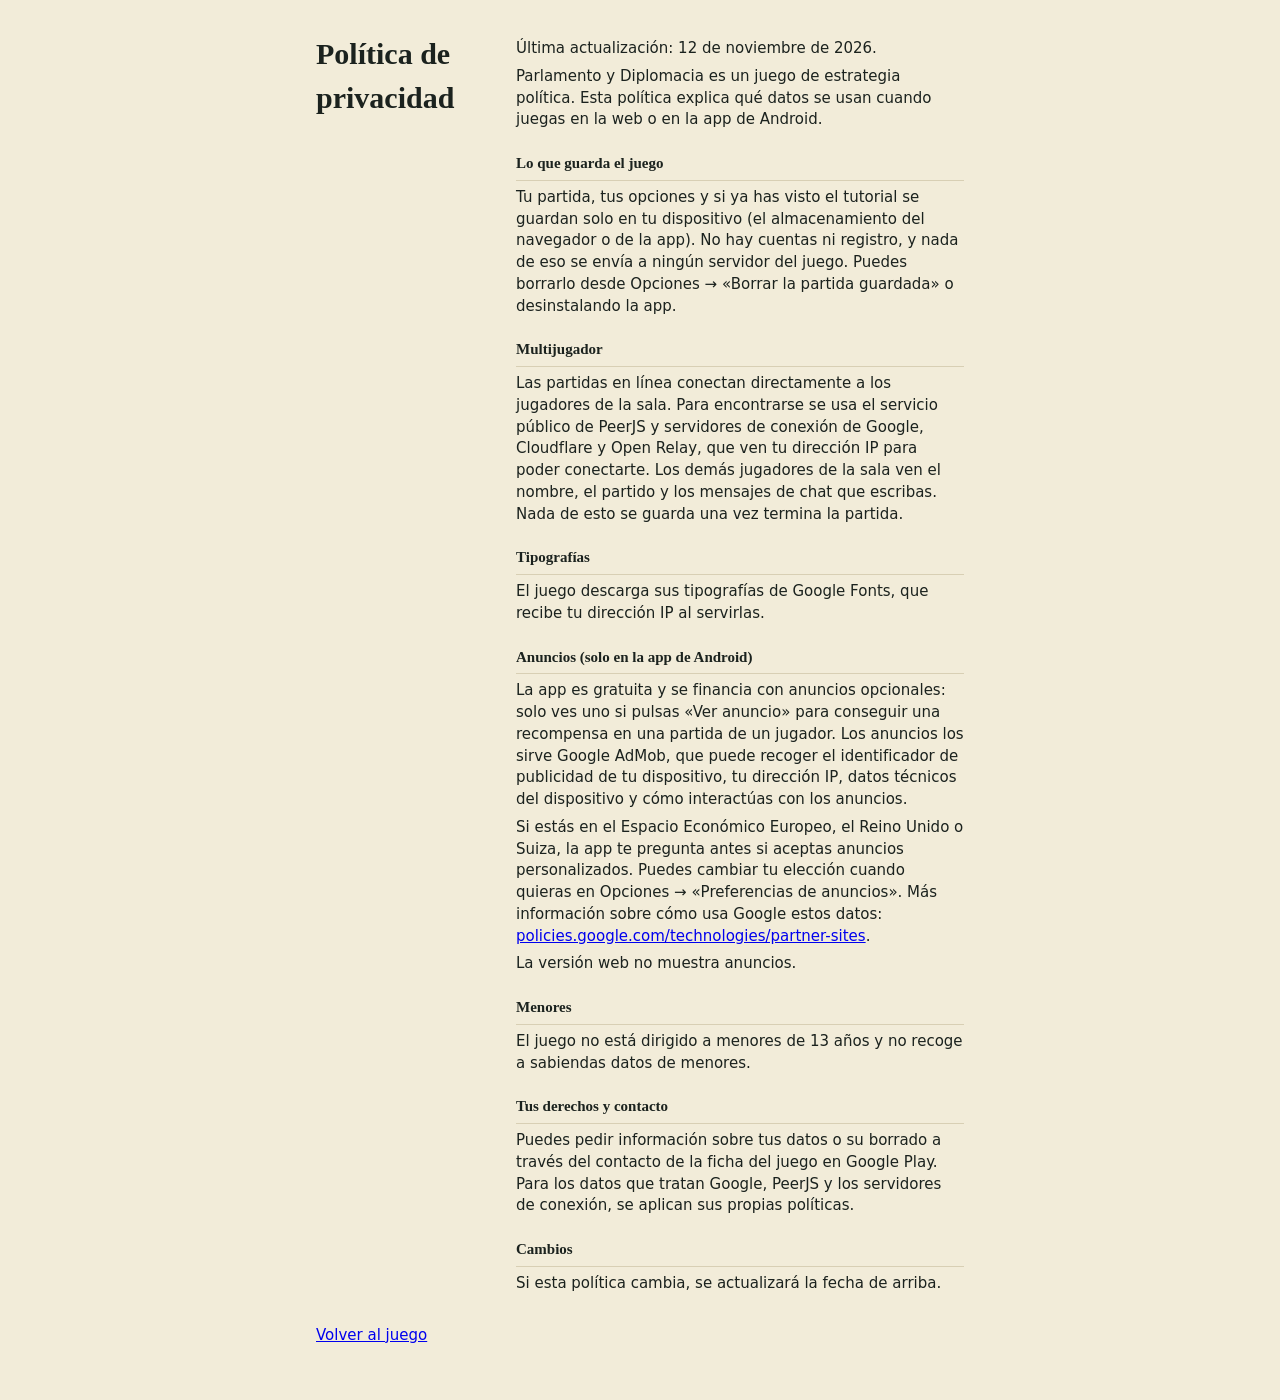
<file: privacidad.html>
<!doctype html>
<html lang="es">
<head>
  <meta charset="utf-8">
  <meta name="viewport" content="width=device-width, initial-scale=1">
  <title>Privacidad · Parlamento y Diplomacia</title>
  <meta name="theme-color" content="#1e3d32">
  <link rel="stylesheet" href="css/style.css?v=2.0">
  <style>
    body { background: var(--papel, #f2ecd9); }
    .privacidad { max-width: 680px; margin: 0 auto; padding: 32px 16px 48px; }
    .privacidad h1 { margin-bottom: 12px; }
    .privacidad h3 { margin: 22px 0 4px; }
  </style>
</head>
<body>
  <main class="privacidad">
    <h1>Política de privacidad</h1>
    <div id="texto"></div>
    <p><a href="./">Volver al juego</a></p>
  </main>
  <script src="js/privacidad.js?v=2.0"></script>
  <script>document.getElementById('texto').innerHTML = TEXTO_PRIVACIDAD;</script>
</body>
</html>
</file>
<file: css/style.css>
/* Parlamento y Diplomacia
   Sala de plenos: verde escaño como fondo, latón para lo que se pulsa,
   papel marfil para los documentos y lacre para lo que va mal. */

:root {
  --sala: #1e3d32;
  --sala-2: #152c24;
  --sala-3: #2b5445;
  --laton: #c9a24b;
  --laton-2: #e2bf6c;
  --laton-sombra: #8a6d2a;
  --marfil: #f2ecd9;
  --marfil-2: #fbf7ea;
  --tinta: #1b221e;
  --tinta-2: #5b655e;
  --linea: #d8cfb4;
  --lacre: #b3261e;
  --pos: #2c6e49;
  --neg: #b3261e;
  --principal: #1e3d32;
  --sobre-principal: #f2ecd9;
  --sobre-sala: #f0e9d4;
  --sobre-sala-2: #a9b9ae;
  --chip: #e8e0c8;
  --chip-pos: #d6ead9;
  --chip-pos-t: #1f5a37;
  --chip-neg: #f4d9d4;
  --chip-neg-t: #8c211a;
  --mar: #b9d2d3;
  --mar-linea: #9cbdbf;
  --mar-sombra: #7fa3a6;
  --titulo: 'Besley', Georgia, 'Times New Roman', serif;
  --texto: 'Sofia Sans', system-ui, -apple-system, 'Segoe UI', sans-serif;
  --alto-cab: 96px;
}

:root[data-tema="oscuro"] {
  --sala: #121a16;
  --sala-2: #0b110e;
  --sala-3: #223029;
  --marfil: #222b26;
  --marfil-2: #2b3630;
  --tinta: #ebe5d2;
  --tinta-2: #a2ab9f;
  --linea: #3d4a43;
  --pos: #7fd09a;
  --neg: #f18d7f;
  --principal: #c9a24b;
  --sobre-principal: #1b221e;
  --chip: #36423b;
  --chip-pos: #1f3d2c;
  --chip-pos-t: #9be0b1;
  --chip-neg: #4b2622;
  --chip-neg-t: #f6aea3;
  --mar: #1f3d47;
  --mar-linea: #2f5560;
  --mar-sombra: #12262d;
}

* { box-sizing: border-box; }
[hidden] { display: none !important; }
html { background: var(--sala-2); }
body {
  margin: 0; min-height: 100vh; color: var(--tinta); font: 15px/1.45 var(--texto);
  -webkit-font-smoothing: antialiased; -moz-osx-font-smoothing: grayscale; -webkit-tap-highlight-color: transparent;
  background: radial-gradient(120% 70% at 50% 0%, var(--sala-3) 0%, var(--sala) 50%, var(--sala-2) 100%) fixed;
}
h1, h2, h3, h4 { font-family: var(--titulo); margin: 0; text-wrap: balance; }
h2 { font-size: 22px; font-weight: 700; line-height: 1.2; margin-bottom: 6px; }
h2 small { font: 600 12px var(--texto); color: var(--tinta-2); margin-left: 6px; }
h3 { font-size: 15px; font-weight: 700; margin: 20px 0 8px; padding-bottom: 5px; border-bottom: 1px solid var(--linea); display: flex; align-items: center; gap: 6px; }
p { margin: 6px 0; text-wrap: pretty; }
button { font: inherit; color: inherit; touch-action: manipulation; }
:focus-visible { outline: 3px solid var(--laton); outline-offset: 2px; }
.nota { color: var(--tinta-2); font-size: 13.5px; }
.pos { color: var(--pos); }
.neg { color: var(--neg); }
html[data-texto="grande"] .pantalla, html[data-texto="grande"] .ventana { zoom: 1.12; }

/* Iconos, banderas y logos */
.ico { width: 1.15em; height: 1.15em; flex: none; fill: none; stroke: currentColor; stroke-width: 1.8; stroke-linecap: round; stroke-linejoin: round; vertical-align: -0.2em; }
.ico.tenue { opacity: .4; }
.bandera { width: 21px; height: 14px; flex: none; border-radius: 2px; box-shadow: 0 0 0 1px rgba(0, 0, 0, .25); vertical-align: -1px; }
.bandera.grande { width: 48px; height: 32px; border-radius: 3px; }
.logo { display: inline-grid; place-items: center; width: 34px; height: 34px; flex: none; border-radius: 50%; color: #fff; box-shadow: inset 0 0 0 2px rgba(255, 255, 255, .35); }
.logo .ico { width: 62%; height: 62%; stroke-width: 2; }
.logo.mini { width: 20px; height: 20px; box-shadow: none; vertical-align: -4px; }
.logo.grande { width: 60px; height: 60px; }

/* Botones */
.btn {
  display: inline-flex; align-items: center; justify-content: center; gap: 6px; padding: 8px 14px; cursor: pointer;
  border: 1.5px solid var(--tinta); border-radius: 6px; background: transparent; color: var(--tinta);
  font-weight: 600; font-size: 14px; line-height: 1.2;
  transition: background-color .15s ease-out, color .15s ease-out, border-color .15s ease-out, box-shadow .12s ease-out, transform .12s ease-out;
}
.btn:hover:not(:disabled) { background: var(--tinta); color: var(--marfil); }
.btn:active:not(:disabled) { transform: scale(.96); }
.btn:disabled { opacity: .4; cursor: not-allowed; }
.btn.principal { background: var(--principal); border-color: var(--principal); color: var(--sobre-principal); }
.btn.principal:hover:not(:disabled) { background: var(--tinta); border-color: var(--tinta); color: var(--marfil); }
.btn.mini { padding: 5px 10px; font-size: 13px; }
.btn.grande { padding: 13px 22px; font-size: 16px; }
.btn.laton {
  background: var(--laton); border-color: var(--laton); color: #1b221e; font-weight: 700;
  box-shadow: 0 3px 0 var(--laton-sombra);
}
.btn.laton:hover:not(:disabled) { background: var(--laton-2); border-color: var(--laton-2); color: #1b221e; }
.btn.laton:active:not(:disabled) { transform: translateY(3px); box-shadow: none; }
.btn .coste { display: inline-flex; align-items: center; gap: 2px; font-weight: 400; opacity: .8; }
.btn-ico {
  display: grid; place-items: center; width: 40px; height: 40px; border-radius: 50%; cursor: pointer;
  border: 1.5px solid rgba(201, 162, 75, .55); background: transparent; color: var(--laton); transition: transform .4s, background .15s;
}
.btn-ico .ico { width: 22px; height: 22px; }
.btn-ico:hover { background: rgba(201, 162, 75, .15); transform: rotate(60deg); }
.enlace { display: inline-flex; align-items: center; gap: 4px; padding: 6px 0; transition: opacity .15s ease-out; border: 0; background: none; cursor: pointer; font-size: 13px; text-decoration: underline; text-underline-offset: 3px; color: inherit; opacity: .8; }
.enlace:hover { opacity: 1; }
.enlace.peligro { color: var(--neg); opacity: 1; }
.accion { display: inline-flex; flex-direction: column; align-items: flex-start; gap: 3px; }
.motivo { font-size: 12px; color: var(--neg); }
.botones { display: flex; flex-wrap: wrap; gap: 8px; align-items: flex-start; margin-top: 12px; }

/* Etiquetas de efecto */
.chips { display: flex; flex-wrap: wrap; gap: 4px; margin: 6px 0; }
.chip { font-size: 12.5px; line-height: 1.3; padding: 2px 8px; border-radius: 10px; background: var(--chip); color: var(--tinta); white-space: nowrap; }
.chip.pos { background: var(--chip-pos); color: var(--chip-pos-t); }
.chip.neg { background: var(--chip-neg); color: var(--chip-neg-t); }
.cuenta, .tags { font: 400 12.5px var(--texto); color: var(--tinta-2); white-space: nowrap; }
.cuenta, .chip, .coste, .edif-coste, .leyenda span, .encuesta-barra span, .prevision .cifra { font-variant-numeric: tabular-nums; }
h3 .cuenta { margin-left: auto; }
.cuenta.pos { color: var(--pos); }
.cuenta.neg { color: var(--neg); }

/* ---------- Menú principal ---------- */
.menu {
  min-height: 100vh; display: grid; grid-template-columns: minmax(320px, 430px) minmax(0, 1fr); align-items: center;
  gap: 56px; max-width: 1180px; margin: 0 auto; padding: 40px 32px; color: var(--sobre-sala);
}
.menu-titulo h1 { font-size: clamp(38px, 5vw, 62px); font-weight: 800; line-height: 1.02; letter-spacing: -.01em; }
.menu-lema { margin: 16px 0 28px; max-width: 30ch; font-size: 18px; line-height: 1.4; color: var(--sobre-sala-2); }
.menu-lista { display: grid; gap: 10px; }
.menu-btn {
  display: flex; align-items: center; gap: 14px; width: 100%; padding: 13px 16px; text-align: left; cursor: pointer;
  border: 1.5px solid rgba(240, 233, 212, .28); border-radius: 8px; background: rgba(240, 233, 212, .04); color: var(--sobre-sala);
  transition: background-color .15s ease-out, color .15s ease-out, border-color .15s ease-out, transform .15s ease-out;
}
.menu-btn:active { transform: scale(.98); }
.menu-btn .ico { width: 24px; height: 24px; color: var(--laton); transition: color .15s ease-out; }
.menu-btn-txt { display: flex; flex-direction: column; }
.menu-btn b { font: 700 17px var(--titulo); }
.menu-btn small { font-size: 13.5px; color: var(--sobre-sala-2); }
.menu-btn:hover { background: var(--sobre-sala); border-color: var(--sobre-sala); color: #1b221e; transform: translateX(4px); }
.menu-btn:hover .ico { color: #1e3d32; }
.menu-btn:hover small { color: #5b655e; }
.menu-btn.destacado { background: var(--laton); border-color: var(--laton); color: #1b221e; box-shadow: 0 4px 0 var(--laton-sombra); }
.menu-btn.destacado .ico, .menu-btn.destacado small { color: #1b221e; }
.menu-btn.destacado:hover { background: var(--laton-2); border-color: var(--laton-2); }
.menu-btn.futuro { border-style: dashed; }
.menu-pie { margin-top: 26px; font-size: 13px; color: var(--sobre-sala-2); }

#menu-caja.entra > * { animation: subir .5s cubic-bezier(.2, .8, .2, 1) both; }
#menu-caja.entra > :nth-child(2) { animation-delay: .08s; }
#menu-caja.entra > :nth-child(3) { animation-delay: .16s; }
#menu-caja.entra.formulario > * { animation-duration: .3s; animation-delay: 0s; }
@keyframes subir { from { opacity: 0; transform: translateY(14px); } }

.hero { display: block; width: 100%; height: auto; overflow: visible; }
.hero-esc {
  fill: var(--c); stroke: rgba(240, 233, 212, .22); stroke-width: 1.5;
  transform-box: fill-box; transform-origin: center; animation: ocupar .55s cubic-bezier(.3, 1.5, .5, 1) both;
}
@keyframes ocupar { from { fill-opacity: 0; transform: scale(.55); } }
.hero-tribuna { fill: var(--laton); }
.hero-suelo { stroke: rgba(201, 162, 75, .5); stroke-width: 2; stroke-linecap: round; }

/* Partida nueva */
.menu-h2 { font-size: 30px; font-weight: 800; margin: 10px 0 16px; }
.vista-partido { display: flex; align-items: center; gap: 14px; margin-bottom: 18px; padding: 12px 14px; border-radius: 8px; background: rgba(240, 233, 212, .07); }
.vista-partido b { display: block; font: 700 21px/1.15 var(--titulo); overflow-wrap: anywhere; }
.vista-partido span { font-size: 14px; color: var(--sobre-sala-2); }
.campo { display: block; margin-bottom: 14px; }
.campo > span { display: block; margin-bottom: 5px; font-size: 14px; color: var(--sobre-sala-2); }
.campo input {
  width: 100%; padding: 10px 12px; font: 16px var(--texto); color: var(--sobre-sala);
  border: 1.5px solid rgba(240, 233, 212, .3); border-radius: 6px; background: rgba(240, 233, 212, .06);
}
.campo input:focus { outline: none; border-color: var(--laton); background: rgba(240, 233, 212, .1); }
.opciones-fila { display: flex; gap: 10px; flex-wrap: wrap; }
.muestra { width: 38px; height: 38px; border-radius: 50%; border: 2px solid transparent; cursor: pointer; transition: transform .12s ease-out, box-shadow .15s ease-out; }
.muestra:active { transform: scale(.96); }
.muestra:hover { transform: scale(1.1); }
.muestra.activa { box-shadow: 0 0 0 2px var(--sala), 0 0 0 5px var(--sobre-sala); }
.muestra.emblema { display: grid; place-items: center; background: transparent; border-color: rgba(240, 233, 212, .3); color: var(--sobre-sala); }
.muestra.emblema .ico { width: 20px; height: 20px; }
.muestra.emblema.activa { background: var(--sobre-sala); color: #1b221e; box-shadow: none; border-color: var(--sobre-sala); }
.dificultades { display: grid; grid-template-columns: repeat(3, 1fr); gap: 8px; }
.dificultad {
  display: flex; flex-direction: column; gap: 4px; padding: 10px; text-align: left; cursor: pointer;
  border: 1.5px solid rgba(240, 233, 212, .3); border-radius: 6px; background: transparent; color: var(--sobre-sala);
}
.dificultad, .partido-op, .principio, .nivel, .filtros button, .segmento button, #mapa-modos button, #mapa-zoom button {
  transition: background-color .15s ease-out, color .15s ease-out, border-color .15s ease-out, box-shadow .15s ease-out, transform .12s ease-out;
}
.dificultad:hover:not(.activa), .partido-op:hover:not(.activa), .principio:hover:not(.activa):not(:disabled) { border-color: var(--sobre-sala); background: rgba(240, 233, 212, .07); }
.dificultad:active, .partido-op:active, .principio:active:not(:disabled), .nivel:active:not(:disabled), .filtros button:active, .segmento button:active, #mapa-zoom button:active { transform: scale(.96); }
.dificultad b { font: 700 15px var(--titulo); }
.dificultad small { font-size: 12.5px; line-height: 1.3; color: var(--sobre-sala-2); }
.dificultad.activa { background: var(--sobre-sala); border-color: var(--sobre-sala); color: #1b221e; }
.dificultad.activa small { color: #5b655e; }
#menu-caja .btn.grande { margin-top: 8px; width: 100%; }

/* ---------- Cabecera de la partida ---------- */
.cabecera {
  position: sticky; top: 0; z-index: 5; display: flex; align-items: center; gap: 10px 22px; flex-wrap: wrap;
  padding: 10px 18px 13px; background: var(--sala-2); color: var(--sobre-sala); border-bottom: 1px solid rgba(201, 162, 75, .35);
}
#marca { display: flex; align-items: center; gap: 10px; min-width: 0; }
#marca b { display: block; font: 700 16px/1.15 var(--titulo); max-width: 190px; overflow: hidden; text-overflow: ellipsis; white-space: nowrap; }
#marca span:not(.logo) { font-size: 12.5px; color: var(--sobre-sala-2); }
#stats { display: flex; flex-wrap: wrap; gap: 8px 22px; flex: 1; }
.stat { position: relative; display: grid; grid-template-columns: auto auto auto; grid-template-areas: "ico k k" "ico v d"; column-gap: 7px; align-items: baseline; }
.stat .ico { grid-area: ico; align-self: center; width: 22px; height: 22px; color: var(--laton); }
.stat .k { grid-area: k; font-size: 12.5px; line-height: 1.2; color: var(--sobre-sala-2); }
.stat .v { grid-area: v; font: 700 18px/1.2 var(--titulo); font-variant-numeric: tabular-nums; white-space: nowrap; }
.stat .d { grid-area: d; font-size: 12.5px; color: var(--sobre-sala-2); white-space: nowrap; }
.stat .d.pos { color: #8fd8a6; }
.stat .d.neg, .stat.alerta .v { color: #f39a8c; }
.stat .v.giro { animation: giro .45s ease-out; }
@keyframes giro { from { opacity: 0; transform: translateY(-9px); } }
.flota { position: absolute; left: 30px; top: 12px; font: 700 15px var(--titulo); pointer-events: none; animation: flota 1.25s ease-out forwards; }
.flota.pos { color: #8fd8a6; }
.flota.neg { color: #f39a8c; }
@keyframes flota { from { opacity: 0; transform: translateY(6px); } 20% { opacity: 1; } to { opacity: 0; transform: translateY(-26px); } }
.cab-botones { display: flex; align-items: center; gap: 12px; margin-left: auto; }
#btn-mes { padding: 11px 18px; font-size: 15.5px; white-space: nowrap; }
.legislatura { position: absolute; left: 0; right: 0; bottom: -1px; height: 3px; }
#leg-barra { display: block; height: 100%; background: var(--laton); transition: width .5s ease-out; }

/* ---------- Disposición ---------- */
main { display: grid; grid-template-columns: minmax(0, 1fr) 448px; gap: 18px; padding: 18px; max-width: 1560px; margin: 0 auto; }
.col-mapa { min-width: 0; }
.panel { align-self: start; position: sticky; top: calc(var(--alto-cab) + 14px); min-width: 0; }
#contenido {
  padding: 16px; background: var(--marfil); border-radius: 0 0 5px 5px; box-shadow: 0 6px 0 rgba(0, 0, 0, .28);
  max-height: calc(100vh - var(--alto-cab) - 104px); overflow-y: auto; scrollbar-width: thin; scrollbar-color: var(--linea) transparent;
}
#contenido.entra { animation: aparecer .22s ease-out; }
.pantalla:not([hidden]) { animation: velo .28s ease-out; }
@keyframes aparecer { from { opacity: 0; transform: translateY(5px); } }

/* Pestañas: solapas de carpeta sobre el documento */
#tabs { display: flex; gap: 3px; }
.tab {
  position: relative; flex: 1; display: flex; flex-direction: column; align-items: center; gap: 3px; padding: 8px 2px 7px; cursor: pointer;
  min-width: 0; border: 0; border-radius: 6px 6px 0 0; background: rgba(240, 233, 212, .1); color: var(--sobre-sala-2); font-size: 11.5px; font-weight: 600;
  transition: background-color .15s ease-out, color .15s ease-out, transform .12s ease-out;
}
.tab:active { transform: scale(.96); }
.tab .ico { width: 20px; height: 20px; }
.tab:hover { background: rgba(240, 233, 212, .2); color: var(--sobre-sala); }
.tab.activa { background: var(--marfil); color: var(--tinta); }
.tab .punto { position: absolute; top: 6px; right: 12px; width: 8px; height: 8px; border-radius: 50%; background: var(--laton); box-shadow: 0 0 0 2px var(--sala); }

/* ---------- Mapa ---------- */
.mapa-marco { position: relative; background: var(--mar); border: 6px solid var(--marfil); border-radius: 5px; box-shadow: 0 6px 0 rgba(0, 0, 0, .28); overflow: hidden; }
#mapa { display: block; width: 100%; height: auto; }
#mapa-modos { position: absolute; top: 10px; left: 10px; z-index: 1; display: flex; padding: 3px; border-radius: 7px; background: var(--marfil); box-shadow: 0 2px 0 rgba(0, 0, 0, .2); }
#mapa-modos button { padding: 5px 10px; border: 0; border-radius: 5px; background: none; color: var(--tinta-2); font-size: 13px; font-weight: 600; cursor: pointer; }
#mapa-modos button:hover { color: var(--tinta); }
#mapa-modos button.activa { background: var(--principal); color: var(--sobre-principal); }
#mapa-leyenda { position: absolute; left: 10px; bottom: 10px; display: flex; flex-wrap: wrap; gap: 4px 12px; max-width: calc(100% - 20px); padding: 5px 10px; border-radius: 6px; background: var(--marfil); font-size: 12.5px; }
#mapa-leyenda span { display: inline-flex; align-items: center; gap: 5px; }
#mapa-leyenda i { width: 11px; height: 11px; border-radius: 3px; box-shadow: inset 0 0 0 1px rgba(0, 0, 0, .25); }

.ola { fill: none; stroke: var(--mar-linea); stroke-width: 1.2; }
.mar-olas { animation: olas 9s linear infinite; }
@keyframes olas { to { transform: translateX(48px); } }
.tierra-sombra { fill: var(--mar-sombra); }
.prov { stroke-width: .9; cursor: pointer; transition: fill .45s, stroke .45s, filter .15s; }
.prov:hover { filter: brightness(1.09); }
.f-prov { fill: none; stroke: rgba(27, 34, 30, .3); stroke-width: 1; pointer-events: none; }
.f-costa { fill: none; stroke: rgba(27, 34, 30, .6); stroke-width: 1.3; stroke-linecap: round; pointer-events: none; }
.f-pais { fill: none; stroke: #1b221e; stroke-width: 2.4; stroke-linecap: round; pointer-events: none; }
.f-sel { fill: none; stroke: #fffdf2; stroke-width: 3.2; stroke-linecap: round; pointer-events: none; filter: drop-shadow(0 0 1.5px #1b221e); animation: pulso 1.5s ease-in-out infinite; }
@keyframes pulso { 50% { stroke-width: 5; opacity: .75; } }
.lbl, .lbl-pais, .lbl-bandera, .pip { pointer-events: none; }
.lbl, .lbl-pais { text-anchor: middle; }
.lbl { font: 700 10.5px var(--texto); fill: #1b221e; paint-order: stroke; stroke: rgba(255, 250, 232, .85); stroke-width: 2.6px; }
.lbl-pais { font: 800 13.5px var(--titulo); letter-spacing: .22em; fill: rgba(27, 34, 30, .72); paint-order: stroke; stroke: rgba(255, 250, 232, .35); stroke-width: 2px; }
.pip circle { fill: #fffdf2; stroke: #1b221e; stroke-width: 1; }
.pip svg { fill: none; stroke: #1b221e; stroke-width: 2.6; stroke-linecap: round; stroke-linejoin: round; overflow: visible; }
.pip-in { transform-box: fill-box; transform-origin: center; }
.pip.obra circle { fill: #f3e2a8; stroke-dasharray: 2 1.6; }
.pip.obra .pip-in { animation: latido 1.5s ease-in-out infinite; }
.pip.nuevo .pip-in { animation: brote .55s cubic-bezier(.3, 1.7, .5, 1); }
@keyframes latido { 50% { opacity: .5; } }
@keyframes brote { from { transform: scale(0); } }

#tooltip {
  position: fixed; left: 0; top: 0; z-index: 20; display: flex; flex-direction: column; gap: 1px; padding: 7px 11px; pointer-events: none;
  border-radius: 5px; background: #1b221e; color: #f2ecd9; font-size: 13px; box-shadow: 0 3px 0 rgba(0, 0, 0, .3);
}
#tooltip b { font: 700 14px var(--titulo); }
#tooltip span { display: inline-flex; align-items: center; gap: 4px; color: #cfd6c8; }

/* ---------- Bajo el mapa ---------- */
#asesora { display: flex; align-items: center; gap: 12px; margin-top: 16px; padding: 10px 14px; border: 1px solid rgba(201, 162, 75, .45); border-radius: 7px; background: rgba(240, 233, 212, .06); color: var(--sobre-sala); }
#asesora > .ico { width: 24px; height: 24px; color: var(--laton); }
#asesora p { flex: 1; margin: 0; }
#asesora .btn { border-color: var(--laton); color: var(--laton); white-space: nowrap; }
#asesora .btn:hover { background: var(--laton); color: #1b221e; }
.bajo-mapa { display: grid; grid-template-columns: minmax(0, 1fr) minmax(0, 1.25fr); gap: 20px; margin-top: 18px; color: var(--sobre-sala); }
.bajo-mapa h3 { margin-top: 0; border-color: rgba(240, 233, 212, .2); }
.bajo-mapa h3 .ico { color: var(--laton); }
.bajo-mapa h3 .cuenta { margin-left: auto; color: var(--sobre-sala-2); }
.objetivos { list-style: none; margin: 0; padding: 0; }
.objetivos li { display: flex; align-items: center; justify-content: space-between; gap: 10px; padding: 7px 0; border-bottom: 1px solid rgba(240, 233, 212, .12); }
.objetivos .chips { margin: 0; flex: none; }
.diario { padding: 12px 16px 14px; border-radius: 3px; background: var(--marfil); color: var(--tinta); box-shadow: 0 5px 0 rgba(0, 0, 0, .28); }
.diario header { display: flex; justify-content: space-between; align-items: baseline; gap: 10px; padding-bottom: 6px; border-bottom: 3px double var(--tinta); font-size: 12.5px; color: var(--tinta-2); }
.diario header b { font: 800 14px var(--titulo); color: var(--tinta); }
.diario h4 { margin: 10px 0 4px; font-size: 21px; font-weight: 800; line-height: 1.15; }
.diario p { margin: 0; color: var(--tinta-2); }
.noticias { margin-top: 14px; font-size: 14px; }
.noticia-mes { margin: 10px 0 3px; font-size: 12.5px; font-weight: 700; color: var(--laton); }
.noticia { position: relative; padding: 2px 0 2px 16px; color: var(--sobre-sala); }
.noticia::before { content: ''; position: absolute; left: 2px; top: .68em; width: 7px; height: 7px; border-radius: 50%; background: rgba(240, 233, 212, .3); }
.noticia.bien::before { background: #7fd09a; }
.noticia.mal::before { background: #f18d7f; }

/* ---------- Piezas del panel ---------- */
.fila { display: flex; justify-content: space-between; align-items: baseline; gap: 12px; padding: 5px 0; border-bottom: 1px dotted var(--linea); }
.fila b { font-variant-numeric: tabular-nums; text-align: right; white-space: nowrap; }
.fila.total { margin-top: 6px; border-top: 2px solid var(--tinta); border-bottom: 0; font: 700 17px var(--titulo); }
.tarjeta { margin: 10px 0; padding: 11px 13px; border: 1px solid var(--linea); border-radius: 5px; background: var(--marfil-2); }
.tarjeta.vigente { border-color: var(--laton); box-shadow: inset 0 0 0 1px var(--laton); }
.tarjeta.resaltada, .tarjeta.tramite { border-color: var(--tinta); box-shadow: 4px 4px 0 var(--linea); }
.tarjeta-cab { display: flex; justify-content: space-between; align-items: baseline; gap: 8px; }
.tarjeta-cab b { font: 700 15.5px var(--titulo); }

.titulo-pais { display: flex; align-items: center; gap: 12px; margin-bottom: 8px; }
.titulo-pais h2 { margin: 0; }
.titulo-pais p { margin: 2px 0 0; }
.lista-prov { display: grid; gap: 4px; margin-top: 10px; }
.fila-prov { display: flex; align-items: center; gap: 10px; padding: 8px 10px; border: 1px solid var(--linea); border-radius: 5px; background: var(--marfil-2); cursor: pointer; text-align: left; transition: border-color .12s, transform .12s; }
.fila-prov:hover { border-color: var(--tinta); transform: translateX(3px); }
.fila-prov:active { transform: scale(.98); }
.fila-prov b { font: 700 14.5px var(--titulo); }
.mini-icos { display: flex; gap: 2px; margin-left: auto; color: var(--tinta-2); }
.solares { display: flex; gap: 6px; margin: 10px 0 2px; }
.solar { position: relative; display: grid; place-items: center; width: 42px; height: 42px; border: 1.5px dashed var(--linea); border-radius: 6px; color: var(--tinta); }
.solar .ico { width: 22px; height: 22px; }
.solar.lleno { border-style: solid; border-color: var(--tinta); background: var(--marfil-2); }
.solar.obra { border-color: var(--laton); background: repeating-linear-gradient(45deg, transparent 0 6px, rgba(201, 162, 75, .22) 6px 12px); }
.solar.obra .ico { opacity: .55; }
.solar.obra i { position: absolute; right: -6px; top: -6px; display: grid; place-items: center; width: 18px; height: 18px; border-radius: 50%; background: var(--laton); color: #1b221e; font: 700 11px var(--texto); }
.edif { display: grid; grid-template-columns: auto 1fr auto; gap: 11px; align-items: start; padding: 10px 0; border-bottom: 1px dotted var(--linea); }
.edif-ico { display: grid; place-items: center; width: 38px; height: 38px; border-radius: 50%; background: var(--principal); color: var(--sobre-principal); }
.edif-ico .ico { width: 20px; height: 20px; }
.edif-txt b { font: 700 15px var(--titulo); margin-right: 6px; }
.edif-txt p { margin: 1px 0; font-size: 13.5px; }
.edif-coste { display: flex; flex-wrap: wrap; gap: 2px 12px; color: var(--tinta-2); }
.edif-coste span { display: inline-flex; align-items: center; gap: 3px; }
.edif-acc { display: flex; flex-direction: column; align-items: flex-end; gap: 4px; max-width: 124px; text-align: right; }
.edif-acc .accion { align-items: flex-end; }

.flujo { display: grid; grid-template-columns: auto 1fr; gap: 11px; align-items: center; margin: 9px 0; }
.flujo-cab { display: flex; justify-content: space-between; gap: 8px; align-items: baseline; font-size: 13.5px; }
.flujo-cab b { font: 700 14.5px var(--titulo); }
.flujo-barra { position: relative; height: 8px; margin-top: 5px; border-radius: 4px; background: var(--chip); }
.flujo-barra span { display: block; height: 100%; border-radius: 4px; background: var(--pos); transition: width .4s; }
.flujo-barra.mal span { background: var(--neg); }
.flujo-barra i { position: absolute; top: -3px; width: 2px; height: 14px; margin-left: -1px; background: var(--tinta); }
.grafica { display: block; width: 100%; height: auto; margin-top: 6px; }
.g-area { fill: var(--laton); opacity: .18; }
.g-linea { fill: none; stroke: var(--laton); stroke-width: 2.4; stroke-linejoin: round; stroke-linecap: round; }
.g-punto { fill: var(--tinta); }
.grafica-pie { display: flex; justify-content: space-between; font-size: 12.5px; color: var(--tinta-2); }

.hemiciclo { display: block; width: 100%; max-width: 340px; margin: 4px auto 10px; overflow: visible; }
.esc { stroke-width: 0; transition: fill .35s, stroke-width .35s; }
.esc.v-si { fill: #2f8f58; stroke-width: 2; }
.esc.v-no { fill: #c0392b; stroke-width: 2; }
.esc.v-abs { fill: #d6cfba; stroke-width: 2; }
.hemiciclo.denso .esc.v-si, .hemiciclo.denso .esc.v-no, .hemiciclo.denso .esc.v-abs { stroke-width: 1.1; }
.leyenda { display: grid; gap: 5px; font-size: 14px; }
.leyenda > div { display: flex; align-items: center; gap: 7px; }
.leyenda b { min-width: 0; overflow: hidden; text-overflow: ellipsis; white-space: nowrap; }
.leyenda span { white-space: nowrap; }
.leyenda .cuenta { margin-left: auto; }
.encuesta { margin: 14px 0 4px; padding: 10px 12px; border-radius: 5px; background: var(--chip); }
.encuesta-barra { display: flex; height: 22px; margin: 6px 0 4px; border-radius: 4px; overflow: hidden; }
.encuesta-barra span { display: grid; place-items: center; min-width: 0; color: #fff; font-size: 12.5px; font-weight: 700; transition: width .5s; }
.encuesta .nota { margin: 0; }
.voto { display: flex; align-items: center; gap: 9px; padding: 8px 0; border-top: 1px dotted var(--linea); }
.voto-txt { flex: 1; min-width: 0; font-size: 14px; }
.voto-txt small { display: block; color: var(--tinta-2); font-size: 12.5px; }
.voto-der { display: flex; flex-direction: column; align-items: flex-end; gap: 4px; }
.voto-der .accion { align-items: flex-end; }
.intencion { font-weight: 700; font-size: 13.5px; }
.intencion.si { color: var(--pos); }
.intencion.no { color: var(--neg); }
.intencion.abs { color: var(--tinta-2); }
.recuento { margin-top: 4px; padding-top: 8px; border-top: 2px solid var(--tinta); }
.filtros { display: flex; flex-wrap: wrap; gap: 5px; margin-bottom: 4px; }
.filtros button { padding: 6px 12px; border: 1px solid var(--linea); border-radius: 14px; background: none; font-size: 13px; cursor: pointer; }
.filtros button:hover { border-color: var(--tinta); }
.filtros button.activa { background: var(--principal); border-color: var(--principal); color: var(--sobre-principal); }

.ministro, .candidato { display: flex; justify-content: space-between; align-items: center; gap: 10px; margin-top: 8px; }
.candidato { padding-top: 8px; border-top: 1px dotted var(--linea); }
.candidato small { display: block; font-size: 12.5px; color: var(--tinta-2); }
.candidatos { margin-bottom: 8px; }
.vacante { color: var(--tinta-2); font-style: italic; }
.estrellas { margin-left: 7px; color: var(--laton); font-size: 13px; letter-spacing: 1px; white-space: nowrap; }
.estrellas i { font-style: normal; opacity: .28; }
.tag-partido { display: inline-flex; align-items: center; gap: 5px; margin-right: 8px; font-size: 12.5px; color: var(--tinta-2); }

.barra-rel { position: relative; height: 6px; margin: 9px 0; border-radius: 3px; background: linear-gradient(90deg, #d98377, #e8e0c8 50%, #86c597); }
.barra-rel span { position: absolute; top: -4px; width: 4px; height: 14px; margin-left: -2px; border-radius: 2px; background: var(--tinta); transition: left .5s; }
.acciones { display: grid; grid-template-columns: 1fr 1fr; gap: 6px; margin-top: 8px; }
.acciones .accion { display: flex; align-items: stretch; }
.acciones .btn { width: 100%; }
.barra-apoyo { position: relative; height: 10px; margin: 9px 0 7px; border-radius: 5px; background: var(--chip); }
.barra-apoyo span { display: block; height: 100%; border-radius: 5px; background: var(--laton); transition: width .5s; }
.barra-apoyo i { position: absolute; top: -3px; width: 2px; height: 16px; background: var(--tinta); transition: left .5s; }
.razones { display: flex; flex-wrap: wrap; gap: 2px 10px; margin-bottom: 8px; font-size: 12.5px; }
.razon { color: var(--tinta-2); }
.razon.pos { color: var(--pos); }
.razon.neg { color: var(--neg); }

/* Carrera política: etapas, barras enfrentadas */
.pasos { list-style: none; display: flex; margin: 14px 0; padding: 0; counter-reset: paso; }
.pasos li { position: relative; flex: 1; display: flex; flex-direction: column; align-items: center; gap: 5px; text-align: center; font-size: 13px; color: var(--tinta-2); counter-increment: paso; }
.pasos li::before { content: ''; position: absolute; top: 15px; left: -50%; width: 100%; height: 2px; background: var(--linea); }
.pasos li:first-child::before { display: none; }
.pasos i { position: relative; z-index: 1; display: grid; place-items: center; width: 32px; height: 32px; border: 2px solid var(--linea); border-radius: 50%; background: var(--marfil); font: 700 14px var(--titulo); }
.pasos i:empty::after { content: counter(paso); }
.pasos i .ico { width: 16px; height: 16px; stroke-width: 2.6; }
.pasos li.hecho i { background: var(--principal); border-color: var(--principal); color: var(--sobre-principal); }
.pasos li.hecho::before { background: var(--principal); }
.pasos li.actual { color: var(--tinta); font-weight: 700; }
.pasos li.actual i { box-shadow: 0 0 0 4px rgba(201, 162, 75, .5); }
.duelo { display: grid; gap: 7px; margin: 10px 0; }
.duelo-fila { display: grid; grid-template-columns: minmax(0, 118px) 1fr 40px; align-items: center; gap: 9px; font-size: 14px; }
.duelo-fila span { overflow: hidden; text-overflow: ellipsis; white-space: nowrap; font-weight: 600; }
.duelo-barra { height: 14px; border-radius: 3px; background: var(--chip); }
.duelo-barra i { display: block; height: 100%; border-radius: 3px; transition: width .5s; }
.duelo-fila b { text-align: right; font: 800 16px var(--titulo); font-variant-numeric: tabular-nums; }
.dificultades.dos { grid-template-columns: 1fr 1fr; }
.opcion:disabled { opacity: .45; cursor: not-allowed; transform: none; box-shadow: none; }
.leyenda .chip { font-size: 11.5px; padding: 1px 7px; }

/* ---------- Ventanas ---------- */
#modal { position: fixed; inset: 0; z-index: 10; display: grid; place-items: center; padding: 16px; background: rgba(8, 16, 13, .72); animation: velo .2s ease-out; }
@keyframes velo { from { opacity: 0; } }
.ventana { width: min(540px, 100%); max-height: 92vh; overflow: auto; scrollbar-width: thin; scrollbar-color: var(--linea) transparent; padding: 24px 26px; border-radius: 7px; background: var(--marfil); color: var(--tinta); box-shadow: 0 10px 0 rgba(0, 0, 0, .35); }
.ventana.pop { animation: pop .26s cubic-bezier(.2, .9, .3, 1.15); }
@keyframes pop { from { opacity: 0; transform: translateY(16px) scale(.96); } }
.ventana h2 { display: flex; align-items: center; gap: 8px; font-size: 25px; font-weight: 800; }
.ventana h2 .ico { color: var(--laton); }
.ventana > .btn { margin-top: 14px; }
.ev-cab { display: flex; align-items: center; gap: 12px; margin-bottom: 8px; }
.ev-cab h2 { margin: 0; }
.ev-ico { display: grid; place-items: center; width: 46px; height: 46px; flex: none; border-radius: 50%; background: var(--principal); color: var(--sobre-principal); }
.ev-ico .ico { width: 24px; height: 24px; }
.opcion { display: block; width: 100%; margin-top: 10px; padding: 11px 13px; text-align: left; cursor: pointer; border: 1.5px solid var(--tinta); border-radius: 6px; background: var(--marfil-2); transition: transform .12s, box-shadow .12s; }
.opcion b { font: 700 15px var(--titulo); }
.opcion:hover { transform: translate(-2px, -2px); box-shadow: 4px 4px 0 var(--laton); }
.opcion:active:not(:disabled) { transform: none; box-shadow: 0 0 0 var(--laton); }
#modal.saliendo { pointer-events: none; animation: velo-fuera .15s ease-out forwards; }
#modal.saliendo .ventana { animation: pop-fuera .15s ease-out forwards; }
@keyframes velo-fuera { to { opacity: 0; } }
@keyframes pop-fuera { to { opacity: 0; transform: translateY(8px) scale(.98); } }

.ayuda { list-style: none; margin: 12px 0; padding: 0; display: grid; gap: 10px; }
.ayuda li { display: flex; gap: 12px; align-items: flex-start; }
.ayuda li > .ico { width: 24px; height: 24px; margin-top: 2px; color: var(--laton); }
.ayuda b { display: block; font: 700 15px var(--titulo); }
.ayuda span { font-size: 14px; color: var(--tinta-2); }

/* Votación */
.voto-escena { position: relative; margin: 6px 0 2px; }
.voto-escena .hemiciclo { max-width: 400px; }
.sello {
  position: absolute; left: 50%; top: 58%; padding: 6px 18px; border: 4px double currentColor; border-radius: 6px; opacity: 0;
  font: 800 30px var(--titulo); letter-spacing: .08em; text-transform: uppercase; transform: translate(-50%, -50%) rotate(-9deg);
  background: color-mix(in srgb, var(--marfil) 82%, transparent);
}
.sello.si { color: var(--pos); }
.sello.no { color: var(--neg); }
.sello.visto { animation: sellar .42s cubic-bezier(.3, 1.4, .5, 1) forwards; }
@keyframes sellar { from { opacity: 0; transform: translate(-50%, -50%) rotate(-9deg) scale(2.6); } to { opacity: 1; transform: translate(-50%, -50%) rotate(-9deg) scale(1); } }
.voto-cuentas { display: grid; grid-template-columns: repeat(3, 1fr); gap: 8px; text-align: center; }
.vc { padding: 8px 4px; border-radius: 6px; background: var(--marfil-2); border: 1px solid var(--linea); }
.vc b { display: block; font: 800 30px/1.1 var(--titulo); font-variant-numeric: tabular-nums; }
.vc span { font-size: 13px; color: var(--tinta-2); }
.vc.si b { color: var(--pos); }
.vc.no b { color: var(--neg); }
.voto-partidos { display: grid; grid-template-columns: 1fr 1fr; gap: 6px 16px; margin: 12px 0 4px; }
.vp { display: flex; align-items: center; gap: 7px; font-size: 14px; }
.vp b { margin-left: auto; opacity: 0; transition: opacity .3s; }
.vp.visto b { opacity: 1; }

/* Elecciones y final */
.resultados { margin: 12px 0; }
.res { display: grid; grid-template-columns: 20px minmax(0, 150px) 1fr 30px 28px; align-items: center; gap: 8px; margin: 9px 0; }
.res-n { overflow: hidden; text-overflow: ellipsis; white-space: nowrap; font-weight: 600; }
.res-b { height: 14px; border-radius: 3px; background: var(--chip); }
.res-b span { display: block; height: 100%; border-radius: 3px; transition: width 1.5s cubic-bezier(.3, .7, .2, 1); }
.res b { text-align: right; font: 800 17px var(--titulo); font-variant-numeric: tabular-nums; }
.veredicto { margin: 14px 0 0; font: 700 17px/1.35 var(--titulo); opacity: 0; transform: translateY(6px); transition: opacity .4s, transform .4s; }
.veredicto.visto { opacity: 1; transform: none; }
.resumen-fin { display: grid; grid-template-columns: repeat(4, 1fr); gap: 8px; margin: 14px 0 4px; text-align: center; }
.resumen-fin div { padding: 9px 4px; border: 1px solid var(--linea); border-radius: 6px; background: var(--marfil-2); }
.resumen-fin b { display: block; font: 800 24px var(--titulo); }
.resumen-fin span { font-size: 12.5px; color: var(--tinta-2); }

/* Opciones */
.op-fila { display: flex; align-items: center; justify-content: space-between; gap: 14px; padding: 10px 0; border-bottom: 1px dotted var(--linea); }
.op-fila.apagada { opacity: .45; }
.op-fila input[type="range"] { width: 170px; accent-color: var(--principal); }
.segmento { display: flex; padding: 3px; border-radius: 7px; background: var(--chip); }
.segmento button { display: inline-flex; align-items: center; gap: 5px; padding: 5px 12px; border: 0; border-radius: 5px; background: none; font-size: 14px; font-weight: 600; cursor: pointer; }
.segmento button.activa { background: var(--principal); color: var(--sobre-principal); }
.interruptor { position: relative; width: 46px; height: 26px; padding: 0; border: 0; border-radius: 13px; background: var(--linea); cursor: pointer; transition: background .15s; }
.interruptor i { position: absolute; left: 3px; top: 3px; width: 20px; height: 20px; border-radius: 50%; background: #fff; box-shadow: 0 1px 2px rgba(0, 0, 0, .35); transition: transform .18s cubic-bezier(.3, 1.4, .5, 1); }
.interruptor[aria-checked="true"] { background: var(--pos); }
.interruptor[aria-checked="true"] i { transform: translateX(20px); }
.op-partida { display: flex; flex-wrap: wrap; gap: 8px; margin-top: 14px; }

/* ---------- Partida nueva: pasos, partido y mundo ---------- */
.pasos li button { display: flex; flex-direction: column; align-items: center; gap: 5px; padding: 0; border: 0; background: none; color: inherit; font: inherit; cursor: pointer; }
.pasos.sobre-sala { margin: 4px 0 20px; }
.pasos.sobre-sala li { color: var(--sobre-sala-2); }
.pasos.sobre-sala li::before { background: rgba(240, 233, 212, .25); }
.pasos.sobre-sala i { border-color: rgba(240, 233, 212, .35); background: var(--sala); color: var(--sobre-sala); }
.pasos.sobre-sala li.hecho i, .pasos.sobre-sala li.actual i { background: var(--laton); border-color: var(--laton); color: #1b221e; }
.pasos.sobre-sala li.hecho::before, .pasos.sobre-sala li.actual::before { background: var(--laton); }
.pasos.sobre-sala li.actual { color: var(--sobre-sala); }
.btn.claro { border-color: rgba(240, 233, 212, .45); color: var(--sobre-sala); }
.btn.claro:hover:not(:disabled) { background: var(--sobre-sala); border-color: var(--sobre-sala); color: #1b221e; }
.botones-paso { display: flex; gap: 10px; align-items: center; margin-top: 10px; }
.botones-paso .btn.grande { flex: 1; margin-top: 0 !important; }
.segmento.oscuro { background: rgba(240, 233, 212, .1); flex-wrap: wrap; }
.segmento.oscuro button { flex: 1; justify-content: center; color: var(--sobre-sala); white-space: nowrap; }
.segmento.oscuro button.activa { background: var(--sobre-sala); color: #1b221e; }
.lista-partidos { display: grid; gap: 8px; }
.partido-op { display: flex; align-items: center; gap: 12px; padding: 10px 12px; text-align: left; cursor: pointer; border: 1.5px solid rgba(240, 233, 212, .3); border-radius: 6px; background: transparent; color: var(--sobre-sala); }
.partido-op span { display: flex; flex-direction: column; }
.partido-op b { font: 700 16px var(--titulo); }
.partido-op small { font-size: 12.5px; line-height: 1.35; color: var(--sobre-sala-2); }
.partido-op.activa { background: var(--sobre-sala); border-color: var(--sobre-sala); color: #1b221e; }
.partido-op.activa small { color: #5b655e; }
.principios { display: grid; grid-template-columns: 1fr 1fr; gap: 6px; margin-bottom: 8px; }
.principio { display: flex; flex-direction: column; gap: 2px; padding: 8px 10px; text-align: left; cursor: pointer; border: 1.5px solid rgba(240, 233, 212, .3); border-radius: 6px; background: transparent; color: var(--sobre-sala); }
.principio b { font: 700 14.5px var(--titulo); }
.principio small { font-size: 12px; line-height: 1.3; color: var(--sobre-sala-2); }
.principio.activa { background: var(--sobre-sala); border-color: var(--sobre-sala); color: #1b221e; }
.principio.activa small { color: #5b655e; }
.principio:disabled { opacity: .4; cursor: not-allowed; }
.campo-nota { margin: 4px 0 0; font-size: 13px; color: var(--sobre-sala-2); }
.semilla { display: flex; gap: 8px; }
.semilla input { flex: 1; min-width: 0; font-variant-numeric: tabular-nums; }
.vista-mundo { display: block; width: 100%; height: auto; max-height: 72vh; }
.vm-mar { fill: #b9d2d3; }
.vista-pie { margin: 10px 0 0; text-align: center; font-size: 14px; color: var(--sobre-sala-2); }
.lbl-pais.propio { fill: #1b221e; stroke: rgba(255, 250, 232, .7); }

/* ---------- Guerra ---------- */
.ocupada { fill: url(#rayas); pointer-events: none; }
.blanco { pointer-events: none; animation: latido 1.3s ease-in-out infinite; }
.blanco circle { fill: #b3261e; stroke: #fffdf2; stroke-width: 1.2; }
.blanco svg { fill: none; stroke: #fffdf2; stroke-width: 2.4; stroke-linecap: round; stroke-linejoin: round; overflow: visible; }
.noticia.mundo::before { background: var(--laton); border-radius: 2px; }
.aviso.mundo .ico { color: #8a6d2a; }
.fila b small { font-weight: 400; color: var(--tinta-2); }
#contenido h4 { margin: 14px 0 6px; font-size: 14px; }
.regimientos { display: flex; flex-wrap: wrap; gap: 5px; margin: 10px 0 6px; }
.reg { width: 22px; height: 26px; border-radius: 3px 3px 9px 9px; background: var(--principal); box-shadow: inset 0 -5px 0 rgba(201, 162, 75, .8); }
.reg.vacio { background: none; box-shadow: none; border: 1.5px dashed var(--linea); }
.objetivo, .paz { display: flex; align-items: center; gap: 10px; padding: 8px 0; border-top: 1px dotted var(--linea); }
.objetivo > div:first-child, .paz > div:first-child { flex: 1; min-width: 0; }
.objetivo small, .paz small { display: block; font-size: 12.5px; color: var(--tinta-2); }
.objetivo.marcado { background: rgba(201, 162, 75, .16); box-shadow: -8px 0 0 rgba(201, 162, 75, .16), 8px 0 0 rgba(201, 162, 75, .16); }
.objetivo .accion, .paz .accion { align-items: flex-end; text-align: right; max-width: 150px; }
.prob { min-width: 42px; text-align: right; font: 800 16px var(--titulo); font-variant-numeric: tabular-nums; }
.declarar { margin-top: 8px; padding-top: 8px; border-top: 1px dotted var(--linea); }
.btn.peligro { border-color: var(--neg); color: var(--neg); }
.btn.peligro:hover:not(:disabled) { background: var(--neg); border-color: var(--neg); color: #fff; }
.batalla { margin: 8px 0 4px; text-align: center; }
.batalla-barra { height: 16px; border-radius: 4px; background: var(--chip-neg); overflow: hidden; }
.batalla-barra i { display: block; height: 100%; background: var(--pos); }
.batalla-pie { margin-top: 5px; font-size: 13px; color: var(--tinta-2); }
.batalla .sello { position: static; display: inline-block; margin: 14px 0 6px; transform: rotate(-6deg); background: none; }
.batalla .sello.visto { animation: sellar-batalla .42s cubic-bezier(.3, 1.4, .5, 1) forwards; }
@keyframes sellar-batalla { from { opacity: 0; transform: rotate(-6deg) scale(2.4); } to { opacity: 1; transform: rotate(-6deg) scale(1); } }

/* ---------- Mapa grande: zoom ---------- */
#mapa { cursor: grab; touch-action: none; }
#mapa.arrastrando { cursor: grabbing; }
#mapa.arrastrando .prov { cursor: grabbing; }
#mapa-zoom { position: absolute; top: 10px; right: 10px; z-index: 1; display: flex; flex-direction: column; padding: 3px; gap: 2px; border-radius: 7px; background: var(--marfil); box-shadow: 0 2px 0 rgba(0, 0, 0, .2); }
#mapa-zoom button { display: grid; place-items: center; width: 36px; height: 36px; border: 0; border-radius: 5px; background: none; color: var(--tinta); cursor: pointer; }
#mapa-zoom button:hover { background: var(--chip); }
#mapa-zoom .ico { width: 19px; height: 19px; }

/* ---------- Dinero: previsiones e impuestos ---------- */
.prevision { margin: 6px 0 2px; padding: 7px 10px; border-radius: 5px; background: var(--chip); font-size: 13px; }
.prevision p { margin: 2px 0; }
.prevision .cifra { font: 800 15px var(--titulo); }
.prevision .chips { margin: 4px 0 0; }
.niveles { display: grid; grid-template-columns: repeat(4, 1fr); gap: 6px; }
.nivel { display: flex; flex-direction: column; align-items: flex-start; gap: 4px; padding: 8px; text-align: left; cursor: pointer; border: 1.5px solid var(--linea); border-radius: 6px; background: var(--marfil-2); color: var(--tinta); }
.nivel b { font: 700 14px var(--titulo); }
.nivel small { font-size: 12px; color: var(--tinta-2); }
.nivel .chips { margin: 0; flex-direction: column; align-items: flex-start; }
.nivel.activa { border-color: var(--principal); box-shadow: inset 0 0 0 1px var(--principal); cursor: default; }
.nivel:disabled:not(.activa) { opacity: .5; cursor: not-allowed; }
.nivel:hover:not(:disabled) { border-color: var(--tinta); }
.corona { display: grid; place-items: center; width: 64px; height: 64px; margin: 0 auto 8px; border-radius: 50%; background: var(--laton); color: #1b221e; animation: brote .6s cubic-bezier(.3, 1.7, .5, 1); }
.corona .ico { width: 34px; height: 34px; }
.v-fin h2.pos { justify-content: center; text-align: center; }

/* ---------- Multijugador ---------- */
.aviso-red, .error-red { display: flex; align-items: center; gap: 8px; margin: 10px 0; padding: 9px 12px; border-radius: 6px; font-size: 14px; }
.aviso-red { background: rgba(201, 162, 75, .15); color: var(--sobre-sala); }
.aviso-red .ico { color: var(--laton); }
.error-red { background: rgba(179, 38, 30, .22); color: #ffd9d3; }
.unirse { margin-top: 18px; }
.unirse input { text-transform: uppercase; letter-spacing: .25em; font-weight: 700; }
.codigo-sala { display: flex; align-items: center; gap: 14px; margin: 4px 0 6px; padding: 12px 16px; border: 1.5px dashed rgba(201, 162, 75, .7); border-radius: 8px; }
.codigo-sala span { font-size: 14px; color: var(--sobre-sala-2); }
.codigo-sala b { flex: 1; font: 800 34px/1 var(--titulo); letter-spacing: .18em; color: var(--laton); }
h3.sobre-sala { margin-top: 20px; color: var(--sobre-sala); border-color: rgba(240, 233, 212, .2); }
h3.sobre-sala .cuenta { margin-left: auto; color: var(--sobre-sala-2); }
.lista-jugadores { list-style: none; margin: 0; padding: 0; display: grid; gap: 6px; }
.lista-jugadores li { display: flex; align-items: center; gap: 10px; padding: 8px 10px; border-radius: 6px; background: rgba(240, 233, 212, .06); color: var(--sobre-sala); }
.lista-jugadores li > div { flex: 1; min-width: 0; }
.lista-jugadores b { display: block; font: 700 15px var(--titulo); }
.lista-jugadores small { display: flex; align-items: center; gap: 5px; font-size: 13px; color: var(--sobre-sala-2); }
.lista-jugadores .chips { margin: 0; flex: none; }
.punto-color { display: inline-block; width: 10px; height: 10px; flex: none; border-radius: 50%; box-shadow: inset 0 0 0 1px rgba(0, 0, 0, .3); }
.fila-sala { display: flex; justify-content: space-between; gap: 12px; padding: 7px 0; border-bottom: 1px solid rgba(240, 233, 212, .12); color: var(--sobre-sala); font-size: 14px; }
.fila-sala span { color: var(--sobre-sala-2); }
.perfil-sala { width: 100%; max-width: 520px; color: var(--sobre-sala); }
#menu-hero .perfil-sala .menu-h2 { margin-top: 0; }
#turno { display: flex; align-items: center; gap: 6px; padding: 7px 12px; border-radius: 20px; background: rgba(240, 233, 212, .1); color: var(--sobre-sala); font: 700 16px var(--titulo); font-variant-numeric: tabular-nums; }
#turno .ico { width: 18px; height: 18px; color: var(--laton); }
#turno.urgente { background: rgba(179, 38, 30, .35); animation: latido 1s ease-in-out infinite; }
#btn-mes.esperando { background: transparent; color: var(--laton); box-shadow: inset 0 0 0 2px var(--laton); }
#jugadores { margin-top: 16px; color: var(--sobre-sala); }
#jugadores h3 { margin-top: 0; border-color: rgba(240, 233, 212, .2); }
#jugadores h3 .ico { color: var(--laton); }
#jugadores h3 .cuenta { margin-left: auto; color: var(--sobre-sala-2); }
.jugadores-partida { list-style: none; margin: 0; padding: 0; display: flex; flex-wrap: wrap; gap: 6px 10px; }
.jugadores-partida li { display: flex; align-items: center; gap: 7px; padding: 6px 10px; border-radius: 6px; background: rgba(240, 233, 212, .06); font-size: 14px; }
.jugadores-partida li span { color: var(--sobre-sala-2); }
.jugadores-partida .chip { font-size: 11.5px; }

/* ---------- Calidad de vida ---------- */
.stat.pulsable { cursor: pointer; border-radius: 6px; padding: 2px 4px; margin: -2px -4px; transition: background .12s; }
.stat.pulsable:hover { background: rgba(240, 233, 212, .08); }
small.lider { font-size: 12px; color: var(--tinta-2); white-space: nowrap; }
.fila.inversion { align-items: center; }
.fila.inversion span { display: inline-flex; align-items: center; gap: 5px; flex: 1; }
.fila.inversion small { color: var(--tinta-2); white-space: nowrap; }
.niveles.tres { grid-template-columns: repeat(3, 1fr); }
.niveles.tres .nivel small { line-height: 1.3; }
.noticias-todas { max-height: 60vh; overflow-y: auto; margin: 8px 0; }
.noticias-todas .noticia { color: var(--tinta); }
.noticias-todas .noticia-mes { color: var(--laton-sombra); }
#prensa > .btn { margin-top: 10px; }
html[data-rotulos="no"] #mapa .lbl { display: none; }

/* Sala: elegir país en el mapa */
.mapa-sala { max-height: 46vh; margin-bottom: 4px; }
.prov-sala { cursor: pointer; stroke-width: .9; transition: filter .15s; }
.prov-sala:hover { filter: brightness(1.12); }
.prov-sala.elegido { filter: saturate(1.25); }
.lbl-jugadores { text-anchor: middle; pointer-events: none; font: 700 10px var(--texto); fill: #1b221e; paint-order: stroke; stroke: rgba(255, 250, 232, .85); stroke-width: 2.5px; }
.perfil-sala .menu-h2 + .vista-mundo { margin-top: 0; }
.perfil-sala .menu-h2:not(:first-child) { margin-top: 18px; }

/* Chat */
#chat { position: fixed; right: 16px; bottom: 16px; z-index: 25; display: flex; flex-direction: column; align-items: flex-end; gap: 8px; }
#chat-boton { display: inline-flex; align-items: center; gap: 7px; padding: 9px 14px; border: 0; border-radius: 22px; background: var(--laton); color: #1b221e; font: 700 14px var(--texto); cursor: pointer; box-shadow: 0 3px 0 var(--laton-sombra); transition: background-color .15s ease-out, transform .12s ease-out; }
#chat-boton:hover { background: var(--laton-2); }
#chat-boton:active { transform: scale(.96); }
#chat-panel:not([hidden]) { animation: aparecer .18s ease-out; }
#chat-boton .ico { width: 18px; height: 18px; }
.chat-nuevos { display: inline-grid; place-items: center; min-width: 20px; height: 20px; padding: 0 5px; border-radius: 10px; background: var(--lacre); color: #fff; font-size: 12px; }
#chat-panel { width: min(340px, calc(100vw - 32px)); padding: 10px; border-radius: 8px; background: var(--marfil); color: var(--tinta); box-shadow: 0 6px 0 rgba(0, 0, 0, .3); }
#chat-lista { max-height: 260px; overflow-y: auto; font-size: 14px; }
#chat-lista p { margin: 4px 0; overflow-wrap: anywhere; }
#chat-form { display: flex; gap: 6px; margin-top: 8px; }
#chat-form input { flex: 1; min-width: 0; padding: 7px 9px; border: 1.5px solid var(--linea); border-radius: 6px; background: var(--marfil-2); color: var(--tinta); font: 14px var(--texto); }
#chat-form input:focus { outline: none; border-color: var(--laton); }

/* Avisos */
#avisos { position: fixed; left: 16px; bottom: 16px; z-index: 30; display: flex; flex-direction: column; gap: 8px; pointer-events: none; }
.aviso {
  display: flex; align-items: center; gap: 10px; max-width: 360px; padding: 10px 14px; border-radius: 7px;
  background: #f2ecd9; color: #1b221e; font-size: 14px; box-shadow: 0 4px 0 rgba(0, 0, 0, .35);
  animation: aviso .32s cubic-bezier(.2, .9, .3, 1.2); transition: opacity .4s, transform .4s;
}
.aviso .ico { width: 20px; height: 20px; }
.aviso.bien .ico { color: #2c6e49; }
.aviso.mal .ico { color: #b3261e; }
.aviso.logro { background: var(--laton); font-weight: 700; }
.aviso.fuera { opacity: 0; transform: translateX(-24px); }
@keyframes aviso { from { opacity: 0; transform: translateX(-24px); } }

/* Sin animaciones: todo aparece ya en su estado final */
html[data-anim="no"] *, html[data-anim="no"] *::before, html[data-anim="no"] *::after {
  animation-duration: .001s !important; animation-delay: 0s !important; animation-iteration-count: 1 !important; transition-duration: .001s !important;
}

/* ---------- Pantallas estrechas ---------- */
@media (max-width: 1040px) {
  main { grid-template-columns: 1fr; padding: 12px; }
  .panel { position: static; }
  #contenido { max-height: none; }
}
@media (max-width: 760px) {
  .menu { grid-template-columns: 1fr; gap: 20px; padding: 24px 16px; align-content: start; }
  #menu-hero { order: -1; max-width: 420px; margin: 0 auto; width: 100%; }
  .menu-lema { margin-bottom: 20px; }
  /* En el móvil la cabecera no se queda fija: el botón de pasar mes flota abajo. */
  .cabecera { position: static; padding: 8px 12px 12px; gap: 8px 14px; }
  #btn-mes { position: fixed; right: 12px; bottom: 12px; z-index: 6; }
  main { padding-bottom: 76px; }
  #avisos { bottom: 72px; right: 16px; }
  .aviso { max-width: none; }
  #stats { order: 3; flex-basis: 100%; gap: 8px 16px; }
  .stat .k { font-size: 12px; }
  .stat .v { font-size: 16px; }
  .bajo-mapa { grid-template-columns: 1fr; }
  #asesora { flex-wrap: wrap; }
  #mapa-modos button { padding: 5px 7px; font-size: 12.5px; }
  .dificultades { grid-template-columns: 1fr; }
  .principios { grid-template-columns: 1fr; }
  .niveles, .niveles.tres { grid-template-columns: 1fr 1fr; }
  #chat { bottom: 72px; }
  /* Con siete pestañas no caben los nombres: quedan los iconos. */
  .tab span { display: none; }
  .tab { padding: 10px 2px; }
  .ventana { padding: 18px 16px; }
  .ventana h2 { font-size: 22px; }
  .res { grid-template-columns: 20px minmax(0, 96px) 1fr 28px 26px; }
  .resumen-fin { grid-template-columns: 1fr 1fr; }
  .voto-partidos { grid-template-columns: 1fr; }
}

/* ---------- Color libre, directivas y cloacas ---------- */
.muestra.libre { position: relative; display: inline-block; overflow: hidden; }
.muestra.libre input { position: absolute; inset: 0; width: 100%; height: 100%; opacity: 0; cursor: pointer; border: 0; padding: 0; }
.tarjeta.directiva { border-color: var(--laton); }
.tarjeta.directiva.va-mal { border-color: rgba(181, 68, 59, .55); background: rgba(181, 68, 59, .07); }
.tarjeta.directiva.va-bien { border-color: rgba(79, 138, 75, .55); background: rgba(79, 138, 75, .07); }
.cloacas { margin-top: 18px; border-top: 1px dashed var(--linea); padding-top: 6px; }
.cloacas summary { cursor: pointer; font-family: inherit; font-weight: 700; padding: 8px 0; display: flex; gap: 8px; align-items: baseline; flex-wrap: wrap; }
.cloacas summary .cuenta { font-weight: 400; }
.barra-sospecha { height: 8px; border-radius: 4px; background: var(--marfil-2); border: 1px solid var(--linea); overflow: hidden; margin: 6px 0 4px; }
.barra-sospecha i { display: block; height: 100%; background: linear-gradient(90deg, #d8b13a, #b5443b); transition: width .4s; }

/* ---------- Tutorial ---------- */
#tutorial {
  position: fixed; left: 16px; bottom: 16px; z-index: 8; width: min(400px, calc(100vw - 32px)); padding: 14px 16px 14px;
  border-radius: 10px; background: var(--sala-2); color: var(--sobre-sala);
  box-shadow: 0 0 0 1.5px var(--laton), 0 10px 28px rgba(0, 0, 0, .45); animation: subir .35s cubic-bezier(.2, .8, .2, 1);
}
.tut-cab { display: flex; align-items: center; justify-content: space-between; gap: 10px; font-size: 12.5px; font-weight: 700; color: var(--laton); letter-spacing: .02em; }
.tut-cab span { display: inline-flex; align-items: center; gap: 6px; font-variant-numeric: tabular-nums; }
.tut-cab .enlace { padding: 2px 0; color: var(--sobre-sala-2); }
.tut-barra { height: 4px; margin: 8px 0 10px; border-radius: 2px; background: rgba(240, 233, 212, .14); overflow: hidden; }
.tut-barra i { display: block; height: 100%; border-radius: 2px; background: var(--laton); transition: width .4s ease-out; }
.tut-cuerpo.entra { animation: aparecer .28s ease-out; }
#tutorial h3 { margin: 0 0 4px; padding: 0; border: 0; font-size: 18px; color: var(--sobre-sala); }
#tutorial p { margin: 0; font-size: 14.5px; line-height: 1.45; color: #d7dccf; }
#tutorial p b { color: var(--laton-2); font-weight: 700; }
.tut-pie { display: flex; align-items: center; justify-content: space-between; flex-wrap: wrap; gap: 8px 12px; margin-top: 12px; }
.tut-pie .enlace { color: var(--sobre-sala-2); }
.tut-espera { display: inline-flex; align-items: center; gap: 6px; font-size: 13.5px; font-weight: 700; color: var(--laton-2); }
.tut-espera .ico { animation: empuje 1.2s ease-in-out infinite; }
@keyframes empuje { 50% { transform: translateX(4px); } }
/* Lo que hay que pulsar: un aro de latón que late. */
.tut-foco { outline: 3px solid var(--laton-2); outline-offset: 2px; border-radius: 6px; animation: foco 1.5s ease-out infinite; scroll-margin: calc(var(--alto-cab) + 20px) 0 calc(var(--alto-tut, 0px) + 28px); }
@keyframes foco { from { box-shadow: 0 0 0 0 rgba(226, 191, 108, .65); } to { box-shadow: 0 0 0 14px rgba(226, 191, 108, 0); } }
#contenido.tut-foco, #stats.tut-foco, #objetivos.tut-foco { outline-offset: 4px; }
body.con-tutorial #avisos { bottom: calc(var(--alto-tut, 200px) + 28px); }
body.con-tutorial main { padding-bottom: calc(var(--alto-tut, 200px) + 32px); }
@media (max-width: 760px) {
  #tutorial { left: 8px; right: 8px; bottom: 8px; width: auto; padding: 11px 13px 12px; }
  #tutorial h3 { font-size: 16.5px; }
  #tutorial p { font-size: 14px; }
  body.con-tutorial #btn-mes { bottom: calc(var(--alto-tut, 200px) + 18px); }
  body.con-tutorial #avisos { bottom: calc(var(--alto-tut, 200px) + 76px); }
  body.con-tutorial main { padding-bottom: calc(var(--alto-tut, 200px) + 90px); }
}
.tarjeta.tramite { scroll-margin-top: calc(var(--alto-cab) + 70px); }

/* Tutorial completo: mientras se crea la partida, la tarjeta va a la derecha para no tapar el formulario. */
#tutorial.en-menu { left: auto; right: 16px; }
.v-tutorial .opcion .nota { display: block; margin-top: 3px; }
@media (max-width: 760px) {
  #tutorial.en-menu { left: 8px; right: 8px; }
  body.con-tutorial .menu { padding-bottom: calc(var(--alto-tut, 200px) + 28px); }
}

/* ---------- Versión 2.0: doctrinas, modelo económico y pleno entre jugadores ---------- */
.doctrinas { display: grid; gap: 9px; }
.doc-familia > span { display: block; margin-bottom: 4px; font-size: 11.5px; font-weight: 700; letter-spacing: .06em; text-transform: uppercase; color: var(--laton-2); }
.doc-lista { display: flex; flex-wrap: wrap; gap: 6px; }
.doc {
  min-height: 34px; padding: 6px 12px; border: 1.5px solid rgba(240, 233, 212, .3); border-radius: 17px; background: transparent;
  color: var(--sobre-sala); font-size: 13.5px; font-weight: 600; cursor: pointer;
  transition: background-color .15s ease-out, color .15s ease-out, border-color .15s ease-out, transform .12s ease-out;
}
.doc:hover:not(.activa) { border-color: var(--sobre-sala); background: rgba(240, 233, 212, .07); }
.doc:active { transform: scale(.96); }
.doc.activa { background: var(--sobre-sala); border-color: var(--sobre-sala); color: #1b221e; }
.doc-ficha { margin-top: 10px; padding: 10px 12px; border-radius: 8px; background: rgba(240, 233, 212, .07); box-shadow: inset 0 0 0 1px rgba(240, 233, 212, .16); }
.doc-ficha b { font: 700 16.5px var(--titulo); color: var(--sobre-sala); }
.doc-ficha p { margin: 4px 0 0; font-size: 13.5px; line-height: 1.4; color: var(--sobre-sala-2); }
.doc-ficha .doc-rasgo { display: flex; align-items: flex-start; gap: 7px; color: var(--laton-2); }
.doc-rasgo .ico { flex: none; width: 15px; height: 15px; margin-top: 2px; }
.segmento.cinco button { padding: 7px 6px; font-size: 12.5px; line-height: 1.2; white-space: normal; text-align: center; }
.resumen-ideario .chips { margin: 0 0 6px; }

.niveles.modelos { grid-template-columns: repeat(auto-fit, minmax(132px, 1fr)); }
.niveles.modelos .nivel { min-width: 0; }
.niveles.modelos .nivel b { font-size: 13.5px; line-height: 1.2; }
.nivel .ideal { font-weight: 700; color: var(--pos); }

.intencion.pend { color: var(--laton-sombra); }
.vp .intencion.pend { opacity: 1; }
.pleno-abierto .voto-partidos { margin: 8px 0 2px; }
.v-pleno .voto-partidos { padding: 8px 10px; border-radius: 6px; background: var(--marfil-2); box-shadow: inset 0 0 0 1px var(--linea); }
.v-pleno .opcion .chips { margin: 5px 0 0; }

/* Idioma */
.idiomas { display: flex; flex-wrap: wrap; justify-content: center; gap: 6px; margin-top: 14px; }
.idiomas button {
  min-height: 34px; padding: 5px 11px; border: 1.5px solid rgba(240, 233, 212, .28); border-radius: 17px; background: transparent;
  color: var(--sobre-sala-2); font-size: 13px; font-weight: 700; cursor: pointer;
  transition: background-color .15s ease-out, color .15s ease-out, border-color .15s ease-out, transform .12s ease-out;
}
.idiomas button:hover:not(.activa) { border-color: var(--sobre-sala); color: var(--sobre-sala); }
.idiomas button:active { transform: scale(.96); }
.idiomas button.activa { background: var(--sobre-sala); border-color: var(--sobre-sala); color: #1b221e; }
.segmento.idioma { flex-wrap: wrap; }

@media (max-width: 760px) {
  .segmento.cinco { display: grid; grid-template-columns: 1fr 1fr; }
  .v-pleno .voto-partidos { grid-template-columns: 1fr; }
}

/* ---------- Versión 2.1: pactos, investidura, forma del Estado y partido provincial ---------- */
.encuesta-barra span { overflow: hidden; }
.duelo-barra.mayoria { position: relative; }
.duelo-barra.mayoria::after { content: ''; position: absolute; left: 50.3%; top: -3px; bottom: -3px; width: 2px; border-radius: 1px; background: var(--tinta); }
.lista-pactos { margin: 8px 0 2px; }
.lista-pactos .voto:first-child { border-top: 0; }
.lista-pactos .voto-der { min-width: 96px; }
.lista-pactos .enlace { font-size: 12.5px; }
.v-investidura .lista-pactos { padding: 2px 10px; border-radius: 6px; background: var(--marfil-2); box-shadow: inset 0 0 0 1px var(--linea); max-height: 44vh; overflow-y: auto; }
.v-investidura .veredicto { margin-bottom: 12px; }
.v-fundar .lista-prov { max-height: 50vh; overflow-y: auto; padding-right: 2px; }
.v-fundar .fila-prov .ico { width: 14px; height: 14px; vertical-align: -2px; }
.referendum { display: grid; grid-template-columns: auto 1fr auto; align-items: center; gap: 9px; margin: 10px 0 4px; font-size: 13px; font-weight: 700; }
.referendum-barra { position: relative; height: 12px; border-radius: 3px; background: var(--laton); overflow: hidden; }
.referendum-barra i { display: block; height: 100%; background: var(--principal); transition: width .5s; }
.referendum-barra::after { content: ''; position: absolute; left: 50%; top: 0; bottom: 0; width: 2px; margin-left: -1px; background: var(--marfil); }
.niveles-sede { display: flex; gap: 4px; margin-top: 5px; }
.niveles-sede i { width: 22px; height: 5px; border-radius: 3px; background: var(--chip); }
.niveles-sede i.on { background: var(--principal); }
.edif-ico.vacia { background: var(--chip); color: var(--tinta-2); }
.edif-txt .chip { margin-left: 4px; }
.leyenda { grid-template-columns: minmax(0, 1fr); }
.leyenda > div { min-width: 0; }
.leyenda b { flex-shrink: 1; }
.leyenda small.lider { min-width: 0; flex-shrink: 4; overflow: hidden; text-overflow: ellipsis; }

/* Ventana de Novedades */
.novedades-texto { max-height: 60vh; overflow-y: auto; text-align: left; padding-right: 6px; line-height: 1.5; text-wrap: pretty; }
.novedades-texto h3 { display: block; margin: 4px 0 6px; font-size: 1.1rem; text-wrap: balance; }
.novedades-texto h4 { display: block; margin: 12px 0 4px; font-size: .95rem; opacity: .85; }
.novedades-texto ul { margin: 0 0 4px; padding-left: 20px; }
.novedades-texto ul ul { margin-top: 4px; }
.novedades-texto li { margin: 3px 0; }
.novedades-texto hr { border: 0; border-top: 1px solid rgba(127,127,127,.3); margin: 16px 0; }

/* v2.2: insignias de partido a medida */
.logo.f-cuadrado { border-radius: 24%; }
.logo.f-escudo { border-radius: 16% 16% 50% 50% / 16% 16% 62% 62%; }
.logo.f-hexagono { border-radius: 0; box-shadow: none; clip-path: polygon(50% 0, 93.3% 25%, 93.3% 75%, 50% 100%, 6.7% 75%, 6.7% 25%); }
.logo .ico.letras { width: 90%; height: 90%; }
.logo .ico.letras text { fill: currentColor; stroke: none; font-weight: 800; font-family: inherit; letter-spacing: -.3px; }
.forma-muestra { display: block; width: 18px; height: 18px; background: currentColor; border-radius: 50%; }
.forma-muestra.f-cuadrado { border-radius: 24%; }
.forma-muestra.f-escudo { border-radius: 16% 16% 50% 50% / 16% 16% 62% 62%; }
.forma-muestra.f-hexagono { border-radius: 0; clip-path: polygon(50% 0, 93.3% 25%, 93.3% 75%, 50% 100%, 6.7% 75%, 6.7% 25%); }
.opciones-fila.emblemas { max-height: 196px; overflow-y: auto; padding: 6px; margin: 0 -6px; gap: 8px; border-radius: 12px; background: rgba(0, 0, 0, .14); scrollbar-width: thin; }

/* v2.2: selector de país del mapa de Europa */
.paises-europa { display: grid; grid-template-columns: repeat(auto-fill, minmax(150px, 1fr)); gap: 6px; max-height: 268px; overflow-y: auto; padding: 6px; margin: 0 -6px; border-radius: 12px; background: rgba(0, 0, 0, .14); scrollbar-width: thin; }
.pais-eu { display: flex; align-items: center; gap: 8px; min-height: 40px; padding: 7px 9px; border-radius: 9px; border: 1px solid rgba(240, 233, 212, .22); background: transparent; color: var(--sobre-sala); font: inherit; font-size: 13px; text-align: left; cursor: pointer; transition: background-color .15s ease-out, transform .12s ease-out; }
.pais-eu .bandera { width: 24px; height: 16px; flex: none; border-radius: 2px; outline: 1px solid rgba(255, 255, 255, .1); }
.pais-eu span { flex: 1; min-width: 0; overflow: hidden; text-overflow: ellipsis; white-space: nowrap; }
.pais-eu small { opacity: .7; font-variant-numeric: tabular-nums; }
.pais-eu:hover { background: rgba(240, 233, 212, .08); }
.pais-eu:active { transform: scale(.96); }
.pais-eu.activa { background: var(--sobre-sala); color: #1b221e; border-color: var(--sobre-sala); }
.opciones-fila .muestra:not(.emblema):not(.activa) { box-shadow: inset 0 0 0 1px rgba(255, 255, 255, .2); }

/* ---------- Tutorial, versión visual (2.3) ---------- */
#tutorial { width: min(430px, calc(100vw - 32px)); max-height: calc(100vh - var(--alto-cab, 0px) - 24px); overflow-y: auto; scrollbar-width: thin; }
#tutorial.sobre-modal { z-index: 12; }
#tutorial.logro { animation: tut-logro .7s ease-out; }
@keyframes tut-logro { 0% { box-shadow: 0 0 0 1.5px var(--laton), 0 0 0 0 rgba(243, 210, 122, .7); } 100% { box-shadow: 0 0 0 1.5px var(--laton), 0 0 0 18px rgba(243, 210, 122, 0); } }
.tut-cab .tut-cap { flex: 1; min-width: 0; white-space: nowrap; overflow: hidden; text-overflow: ellipsis; }
.tut-cab .tut-n { color: var(--sobre-sala-2); font-weight: 600; }
.tut-tramos { display: flex; gap: 3px; margin: 8px 0 12px; }
.tut-tramos span { height: 5px; min-width: 6px; border-radius: 3px; background: rgba(240, 233, 212, .14); overflow: hidden; }
.tut-tramos i { display: block; height: 100%; border-radius: 3px; background: var(--laton); transition: width .4s ease-out; }
.tut-tit { display: flex; align-items: center; gap: 10px; margin-bottom: 6px; }
.tut-tit h3 { margin: 0 !important; text-wrap: balance; }
.tut-medalla { display: grid; place-items: center; flex: none; width: 38px; height: 38px; border-radius: 12px; background: rgba(243, 210, 122, .14); color: var(--laton-2); box-shadow: inset 0 0 0 1px rgba(243, 210, 122, .35); }
.tut-medalla .ico { width: 21px; height: 21px; }
#tutorial p { text-wrap: pretty; }
.tut-tarea { display: flex; align-items: center; gap: 9px; margin-top: 10px; padding: 8px 10px; border-radius: 8px; background: rgba(243, 210, 122, .1); box-shadow: inset 0 0 0 1px rgba(243, 210, 122, .3); font-size: 14px; font-weight: 700; color: var(--laton-2); }
.tut-tarea i { flex: none; width: 16px; height: 16px; border-radius: 5px; border: 2px solid var(--laton-2); animation: tut-pulso 1.4s ease-in-out infinite; }
@keyframes tut-pulso { 50% { box-shadow: 0 0 0 4px rgba(243, 210, 122, .22); } }

/* Dibujos dentro de la tarjeta */
.tv { margin-top: 10px; padding: 9px; border-radius: 10px; background: rgba(0, 0, 0, .2); font-size: 12.5px; color: #d7dccf; }
.tv-fila, .tv-cadena, .tv-estado { display: flex; align-items: stretch; gap: 6px; }
.tv-celda { flex: 1; min-width: 0; display: flex; flex-direction: column; align-items: center; gap: 2px; padding: 7px 4px; border-radius: 8px; background: rgba(240, 233, 212, .06); text-align: center; }
.tv-celda .ico { width: 20px; height: 20px; color: var(--laton-2); }
.tv-celda b { font-size: 12.5px; color: var(--sobre-sala); line-height: 1.2; }
.tv-celda small { font-size: 11px; line-height: 1.2; opacity: .8; }
.tv-celda.activa { background: rgba(243, 210, 122, .16); box-shadow: inset 0 0 0 1.5px var(--laton-2); }
.tv-celda.hecha { opacity: .55; }
.tv-flecha { display: grid; place-items: center; flex: none; color: var(--sobre-sala-2); }
.tv-flecha .ico { width: 14px; height: 14px; }
.tv-nota { margin: 6px 0 0 !important; font-size: 12px !important; text-align: center; font-variant-numeric: tabular-nums; color: var(--sobre-sala-2) !important; }
.tv-puntos { display: flex; justify-content: center; gap: 5px; }
.tv-puntos i { width: 17px; height: 17px; border-radius: 50%; border: 2px solid rgba(243, 210, 122, .45); }
.tv-puntos i.lleno { background: var(--laton-2); border-color: var(--laton-2); }
.tv-costes { display: flex; flex-wrap: wrap; gap: 5px; margin-top: 8px; }
.tv-costes span { display: inline-flex; align-items: center; gap: 6px; padding: 3px 8px; border-radius: 99px; background: rgba(240, 233, 212, .08); font-size: 12px; }
.tv-costes b { display: inline-flex; align-items: center; gap: 2px; color: var(--laton-2); font-variant-numeric: tabular-nums; }
.tv-costes .ico { width: 12px; height: 12px; }
.tv-barra { position: relative; display: flex; height: 16px; border-radius: 5px; overflow: visible; }
.tv-barra i { min-width: 2px; }
.tv-barra i:first-child { border-radius: 5px 0 0 5px; }
.tv-barra i:last-of-type { border-radius: 0 5px 5px 0; }
.tv-barra em { position: absolute; top: -4px; bottom: -4px; width: 2px; background: #fff; box-shadow: 0 0 0 1px rgba(0, 0, 0, .5); }
.tv-estado { align-items: center; }
.tv-estado .referendum-barra { flex: 1.2; }
.tv-estado .tv-celda { flex: 1; }
.tv-grupos { display: grid; gap: 5px; }
.tv-grupos > div { display: grid; grid-template-columns: 112px 1fr 26px; align-items: center; gap: 8px; }
.tv-grupos span { display: inline-flex; align-items: center; gap: 6px; }
.tv-grupos .ico { width: 15px; height: 15px; color: var(--laton-2); }
.tv-grupos b { text-align: right; font-variant-numeric: tabular-nums; color: var(--sobre-sala); }
.tv-medidor { height: 7px; border-radius: 4px; background: rgba(240, 233, 212, .14); overflow: hidden; }
.tv-medidor i { display: block; height: 100%; border-radius: 4px; background: var(--laton-2); }
.tv-bienvenida { display: flex; align-items: center; gap: 12px; }
.tv-bienvenida .bandera { width: 42px; height: 28px; border-radius: 3px; flex: none; }
.tv-bienvenida b { display: block; font-size: 15px; color: var(--sobre-sala); }
.tv-bienvenida small { font-size: 12.5px; opacity: .8; }

/* El puntero que señala dónde pulsar */
#tut-dedo { position: fixed; z-index: 9; width: 36px; height: 36px; margin-left: -18px; display: grid; place-items: center; border-radius: 50%; background: var(--laton-2); color: #1b221e; box-shadow: 0 4px 14px rgba(0, 0, 0, .45); pointer-events: none; animation: tut-dedo 1s ease-in-out infinite; }
#tut-dedo[hidden] { display: none; }
#tut-dedo .ico { width: 20px; height: 20px; stroke-width: 2.6; }
#tut-dedo.desde-arriba .ico { transform: rotate(180deg); }
#tut-dedo.desde-arriba { animation-name: tut-dedo-b; }
#tut-dedo.sobre-modal { z-index: 13; }
@keyframes tut-dedo { 50% { transform: translateY(7px); } }
@keyframes tut-dedo-b { 50% { transform: translateY(-7px); } }
/* Con la tarjeta del tutorial por encima de una ventana, la ventana se coloca sobre ella en vez de debajo. */
body.tut-modal #modal { align-items: start; padding-bottom: calc(var(--alto-tut, 220px) + 28px); }
body.tut-modal #modal .ventana { max-height: calc(100vh - var(--alto-tut, 220px) - 48px); }
body.tut-modal #avisos { display: none; }
@media (prefers-reduced-motion: reduce) { #tut-dedo, .tut-tarea i { animation: none; } }
@media (max-width: 640px) {
  .tv-grupos > div { grid-template-columns: 96px 1fr 24px; }
  .tv-celda small { display: none; }
  .tut-medalla { width: 32px; height: 32px; border-radius: 10px; }
}
@media (max-width: 640px) { #tutorial { max-height: 58vh; } }

/* ---------- Inmersión (2.4): pequeñas cosas en 3D y más movimiento ---------- */

/* Las ventanas entran con un leve giro hacia ti. */
@keyframes pop { from { opacity: 0; transform: perspective(900px) translateY(18px) rotateX(9deg) scale(.96); } }

/* La fecha cambia como una hoja de calendario. */
.stat .v.giro { animation: hoja .5s cubic-bezier(.2, .7, .2, 1); transform-origin: 50% 0; }
@keyframes hoja { from { opacity: 0; transform: perspective(260px) rotateX(-85deg); } }

/* El título del menú, con relieve. */
.menu-titulo h1 { text-shadow: 0 1px 0 rgba(0, 0, 0, .28), 0 2px 0 rgba(0, 0, 0, .22), 0 3px 0 rgba(0, 0, 0, .16), 0 10px 22px rgba(0, 0, 0, .3); }

/* Botones y tarjetas que se inclinan hacia el puntero (la clase la pone efectos.js). */
.inclina.inclina, .inclina.inclina:hover { transform: perspective(700px) rotateX(var(--rx, 0deg)) rotateY(var(--ry, 0deg)) scale(var(--pr, 1)); }
.inclina.inclina:active { --pr: .97; }
.vista-partido .logo, .opcion, .pais-eu { transition: transform .15s ease-out; }
.vista-partido { perspective: 500px; }

/* El dibujo del menú gira un poco siguiendo al ratón. */
#menu-hero > .hero, #menu-hero > .vista-mundo:not(.mapa-sala) {
  transform: perspective(1000px) rotateX(var(--hx, 0deg)) rotateY(var(--hy, 0deg)); transform-origin: 50% 60%; transition: transform .3s ease-out;
}

/* La insignia da la vuelta como una moneda al cambiar de diseño, y en la cabecera al pasar el ratón. */
.logo.moneda { animation: moneda .52s cubic-bezier(.2, .8, .2, 1); }
@keyframes moneda { from { transform: perspective(420px) rotateY(180deg) scale(.82); } }
@media (hover: hover) and (pointer: fine) {
  #marca .logo { transition: transform .5s cubic-bezier(.2, .8, .2, 1); }
  #marca:hover .logo { transform: perspective(420px) rotateY(360deg); }
}

/* Al abrir una pestaña, su icono salta y los escaños del hemiciclo brotan en oleada. */
.tab.activa .ico { animation: salto .32s cubic-bezier(.3, 1.6, .5, 1); }
@keyframes salto { from { transform: translateY(5px) scale(.7); } }
#contenido.brota .hemiciclo .esc {
  transform-box: fill-box; transform-origin: center; animation: brotar .38s cubic-bezier(.3, 1.4, .5, 1) both; animation-delay: calc(var(--i, 0) * 1.3ms);
}
@keyframes brotar { from { opacity: 0; transform: translateY(7px) scale(.2); } }

/* El mapa: profundidad en los bordes, provincias que se levantan y sombras de nubes. */
.mapa-marco::before { content: ''; position: absolute; inset: 0; z-index: 1; pointer-events: none; box-shadow: inset 0 0 70px rgba(10, 25, 20, .22), inset 0 0 12px rgba(10, 25, 20, .18); }
#mapa-modos, #mapa-zoom, #mapa-leyenda { z-index: 2; }
@media (hover: hover) and (pointer: fine) {
  .prov { transition: fill .45s, stroke .45s, filter .15s, transform .16s ease-out; }
  .prov:hover { transform: translateY(-2px); }
}
.nubes { position: absolute; inset: 0; overflow: hidden; pointer-events: none; mix-blend-mode: multiply; }
.nubes i { position: absolute; left: 0; width: 46%; height: 42%; border-radius: 50%; background: radial-gradient(closest-side, rgba(22, 44, 38, .2), rgba(22, 44, 38, 0)); will-change: transform; animation: nube 80s linear infinite; }
.nubes i:nth-child(1) { top: -6%; animation-delay: -12s; }
.nubes i:nth-child(2) { top: 38%; width: 60%; height: 50%; animation-duration: 115s; animation-delay: -70s; }
.nubes i:nth-child(3) { top: 62%; width: 36%; height: 34%; animation-duration: 64s; animation-delay: -40s; }
@keyframes nube { from { transform: translateX(-110%); } to { transform: translateX(330%); } }
html[data-anim="no"] .nubes { display: none; }

/* Al pasar de mes, un destello cruza el mapa. */
.mapa-marco.pasa-mes::after { content: ''; position: absolute; inset: 0; z-index: 1; pointer-events: none; background: linear-gradient(105deg, rgba(255, 255, 255, 0) 38%, rgba(255, 255, 255, .26) 50%, rgba(255, 255, 255, 0) 62%); animation: barrido .85s ease-out both; }
@keyframes barrido { from { transform: translateX(-100%); } to { transform: translateX(100%); } }

@media (prefers-reduced-motion: reduce) {
  .nubes { display: none; }
  .prov:hover, #marca:hover .logo { transform: none; }
}

/* ====================================================================
   Versión 2.5: colores por sección y una interfaz pensada para el pulgar
   ==================================================================== */

/* ---------- Colores de cada sección ----------
   --acl-*: tonos claros, para fondos oscuros (la cabecera, las pestañas, el menú).
   --acm-*: tonos para el papel de las tarjetas; en el tema oscuro son los claros.
   Los acentos solo marcan «dónde estás»: nunca tiñen cifras, avisos ni chips, que llevan sus propios colores. */
:root {
  --acl-prov: #f4a66c; --acl-eco: #5fcf9a; --acl-par: #7db4f0; --acl-gob: #e2bf6c; --acl-dip: #5fd6cf; --acl-def: #f09184; --acl-soc: #b3a0f2;
  --acm-prov: #bd5f22; --acm-eco: #2a8a5c; --acm-par: #2f6fb8; --acm-gob: #9a7418; --acm-dip: #11817c; --acm-def: #bd4033; --acm-soc: #6f4cc0;
  --acento: var(--acm-gob); --acento-l: var(--acl-gob);
  --alto-barra: 0px;
}
:root[data-tema="oscuro"] {
  --acm-prov: var(--acl-prov); --acm-eco: var(--acl-eco); --acm-par: var(--acl-par); --acm-gob: var(--acl-gob);
  --acm-dip: var(--acl-dip); --acm-def: var(--acl-def); --acm-soc: var(--acl-soc);
}
[data-v="provincia"], [data-tab="provincia"] { --acento: var(--acm-prov); --acento-l: var(--acl-prov); }
[data-v="economia"], [data-tab="economia"] { --acento: var(--acm-eco); --acento-l: var(--acl-eco); }
[data-v="parlamento"], [data-tab="parlamento"] { --acento: var(--acm-par); --acento-l: var(--acl-par); }
[data-v="gobierno"], [data-tab="gobierno"], [data-v="oposicion"], [data-tab="oposicion"] { --acento: var(--acm-gob); --acento-l: var(--acl-gob); }
[data-v="diplomacia"], [data-tab="diplomacia"], [data-v="partido"], [data-tab="partido"] { --acento: var(--acm-dip); --acento-l: var(--acl-dip); }
[data-v="defensa"], [data-tab="defensa"] { --acento: var(--acm-def); --acento-l: var(--acl-def); }
[data-v="sociedad"], [data-tab="sociedad"] { --acento: var(--acm-soc); --acento-l: var(--acl-soc); }
[data-v="carrera"], [data-tab="carrera"] { --acento: var(--acm-prov); --acento-l: var(--acl-prov); }

/* Pestañas: icono de su color y una marca arriba en la activa. */
.tab .ico { color: var(--acento-l); transition: color .15s ease-out; }
.tab.activa { box-shadow: inset 0 3px 0 var(--acento); }
.tab.activa .ico { color: var(--acento); }

/* El contenido de cada pestaña lleva su color: el título, la raya de los apartados y un filo en las tarjetas. */
#contenido > h2:first-child { padding-left: 10px; border-left: 4px solid var(--acento); border-radius: 2px; }
#contenido h3 { border-bottom-color: color-mix(in srgb, var(--acento) 42%, var(--linea)); }
#contenido h3 > .ico:first-child, #contenido .tarjeta-cab > b > .ico:first-child { color: var(--acento); }
#contenido .tarjeta:not(.directiva):not(.va-mal) { box-shadow: inset 0 3px 0 var(--acento); }
#contenido .btn.mini:not(:disabled):not(.peligro):not(.claro) { border-color: var(--acento); }
@media (hover: hover) {
  #contenido .btn.mini:hover:not(:disabled):not(.peligro):not(.claro) { background: var(--acento); border-color: var(--acento); color: #fff; }
  :root[data-tema="oscuro"] #contenido .btn.mini:hover:not(:disabled):not(.peligro):not(.claro) { color: #1b221e; }
}

/* Cifras de la cabecera: cada una con su color. */
#st-fecha { --ci: #e8e0c8; }
#st-dinero, #st-fondos, #st-prestigio, #dk-dinero, #dk-fondos { --ci: var(--acl-gob); }
#st-popularidad, #st-encuesta, #st-escanos, #dk-popularidad, #dk-encuesta, #dk-escanos { --ci: var(--acl-par); }
#st-estabilidad, #st-alcance { --ci: var(--acl-dip); }
#st-cp, #st-interno, #dk-cp { --ci: var(--acl-soc); }
#st-influencia { --ci: var(--acl-prov); }
#st-elecciones, #st-cita { --ci: var(--acl-def); }
#stats .stat.alerta { --ci: #f39a8c; }
.stat .ico { width: 30px; height: 30px; padding: 5px; border-radius: 9px; color: var(--ci, var(--laton)); background: color-mix(in srgb, var(--ci, var(--laton)) 17%, transparent); }

/* Botones del menú: icono con su color. */
.menu-btn { --mc: var(--acl-gob); }
.menu-btn[data-a="menuMulti"] { --mc: var(--acl-par); }
.menu-btn[data-a="tutorial"] { --mc: var(--acl-eco); }
.menu-btn[data-v="ayuda"] { --mc: var(--acl-soc); }
.menu-btn[data-v="novedades"] { --mc: var(--acl-prov); }
.menu-btn[data-v="opciones"] { --mc: var(--acl-dip); }
.menu-btn .ico { width: 38px; height: 38px; padding: 8px; border-radius: 11px; color: var(--mc); background: color-mix(in srgb, var(--mc) 17%, transparent); transition: color .15s ease-out, background-color .15s ease-out; }
.menu-btn:hover .ico { color: #1e3d32; background: rgba(30, 61, 50, .1); }
.menu-btn.destacado .ico { color: #1b221e; background: rgba(27, 34, 30, .12); }

/* El consejo de la asesora destaca más. */
#asesora { border-color: color-mix(in srgb, var(--acl-gob) 70%, transparent); background: color-mix(in srgb, var(--acl-gob) 10%, transparent); }

/* ---------- PC: cabecera ordenada y atajos a la vista ---------- */
@media (min-width: 1041px) {
  #stats { display: grid; grid-template-columns: repeat(4, minmax(0, 1fr)); gap: 8px 20px; flex: 1 1 520px; max-width: 780px; }
}
@media (min-width: 1041px) and (max-width: 1759px) {
  /* Las cifras con texto largo («en 24 meses», «Congreso en 10 meses») ocupan dos columnas: así salen dos filas parejas. */
  #st-elecciones, #st-cita { grid-column: span 2; }
}
@media (min-width: 1041px) and (max-width: 1500px) {
  #stats { gap: 8px 14px; }
  .stat { column-gap: 6px; }
  .stat .v { font-size: 16.5px; }
  .stat .d { font-size: 11.5px; }
  .stat .ico { width: 28px; height: 28px; }
}
@media (min-width: 1760px) {
  #stats { grid-template-columns: repeat(auto-fit, minmax(150px, 1fr)); max-width: none; }
}
@media (hover: hover) and (pointer: fine) and (min-width: 1041px) {
  #tabs { counter-reset: pestana; }
  .tab { counter-increment: pestana; }
  .tab::before { content: counter(pestana); position: absolute; top: 3px; left: 6px; font-size: 9.5px; font-weight: 700; opacity: .5; }
  .tab.activa::before { opacity: .7; }
}

/* Los encabezados de tarjeta se parten en dos líneas en vez de desbordar (texto grande, nombres largos). */
.tarjeta-cab { flex-wrap: wrap; row-gap: 2px; }
.edif { grid-template-columns: auto minmax(0, 1fr) auto; }
.acciones { grid-template-columns: repeat(2, minmax(0, 1fr)); }
.acciones .btn { white-space: normal; text-align: center; }

/* ---------- Pantallas estrechas (móvil y tableta): barra inferior ---------- */
.dock-cifra { display: none; }
#dock-info { display: none; }
@media (max-width: 1040px) {
  body.en-juego { --alto-barra: calc(112px + env(safe-area-inset-bottom, 0px)); --alto-pestanas: calc(64px + env(safe-area-inset-bottom, 0px)); }
  html[data-texto="grande"] body.en-juego { --alto-barra: calc(125px + env(safe-area-inset-bottom, 0px)); --alto-pestanas: calc(72px + env(safe-area-inset-bottom, 0px)); }

  /* Orden de la pantalla: mapa, consejo, contenido de la pestaña y, al final, objetivos y prensa. */
  main { display: flex; flex-direction: column; gap: 14px; padding: 12px 12px calc(var(--alto-barra) + 18px); }
  .col-mapa { display: contents; }
  .mapa-marco { order: 1; }
  #asesora { order: 2; margin-top: 0; }
  .panel { order: 3; }
  #jugadores { order: 4; margin-top: 0; }
  .bajo-mapa { order: 5; margin-top: 0; }

  /* La cabecera ya no se queda fija: lo esencial vive en la barra de abajo. */
  .cabecera { position: relative; z-index: auto; display: grid; grid-template-columns: minmax(0, 1fr) auto; gap: 8px 10px; padding: calc(10px + env(safe-area-inset-top, 0px)) 12px 14px; }
  #marca { grid-column: 1; }
  #marca b { max-width: none; }
  .cab-botones { display: contents; }
  /* Tres columnas; la fecha y las elecciones, que llevan textos largos, ocupan dos. Así salen tres filas parejas. */
  #stats { grid-column: 1 / -1; order: 3; display: grid; grid-template-columns: repeat(3, minmax(0, 1fr)); gap: 10px 8px; }
  #st-fecha, #st-elecciones, #st-cita { grid-column: span 2; }
  .stat { grid-template-columns: auto minmax(0, 1fr); grid-template-areas: "ico k" "ico v"; column-gap: 7px; row-gap: 0; align-items: center; }
  .stat .ico { width: 26px; height: 26px; padding: 5px; border-radius: 8px; align-self: center; }
  .stat .k { font-size: 11px; line-height: 1.2; overflow: hidden; text-overflow: ellipsis; white-space: nowrap; }
  .stat .v { font-size: 16px; line-height: 1.2; overflow: hidden; text-overflow: ellipsis; }
  .stat .d { display: none; }
  #btn-opciones { grid-column: 2; grid-row: 1; }

  /* Barra inferior: las pestañas. */
  #tabs {
    position: fixed; left: 0; right: 0; bottom: 0; z-index: 7; display: flex; justify-content: center; gap: 2px; height: var(--alto-pestanas);
    padding: 5px max(6px, env(safe-area-inset-right, 0px)) calc(5px + env(safe-area-inset-bottom, 0px)) max(6px, env(safe-area-inset-left, 0px));
    background: var(--sala-2); border-top: 1px solid rgba(240, 233, 212, .14);
  }
  .tab { flex: 1 1 0; max-width: 150px; min-height: 0; justify-content: center; padding: 6px 2px; border-radius: 12px; background: transparent; transition: background-color .15s ease-out, flex-grow .25s ease-out, color .15s ease-out, transform .12s ease-out; }
  .tab:hover { background: rgba(240, 233, 212, .08); }
  .tab .ico { width: 23px; height: 23px; }
  .tab.activa { color: var(--sobre-sala); background: color-mix(in srgb, var(--acento-l) 17%, transparent); box-shadow: inset 0 0 0 1.5px color-mix(in srgb, var(--acento-l) 55%, transparent); }
  .tab.activa .ico { color: var(--acento-l); }
  .tab span { display: inline; max-width: 100%; overflow: hidden; text-overflow: ellipsis; white-space: nowrap; }
  .tab .punto { top: 5px; right: 50%; margin-right: -18px; }

  /* Cifras de siempre, a la vista, encima de las pestañas. */
  #dock-info {
    position: fixed; left: 0; right: 0; bottom: var(--alto-pestanas); z-index: 7; display: flex; align-items: center; gap: 6px; height: 48px;
    padding: 0 max(12px, env(safe-area-inset-right, 0px)) 0 max(12px, env(safe-area-inset-left, 0px)); padding-right: 160px;
    background: var(--sala-2); border-top: 1px solid rgba(201, 162, 75, .35); overflow: hidden;
  }
  .dock-cifra { display: inline-flex; align-items: center; gap: 4px; padding: 4px 8px 4px 5px; border-radius: 10px; background: color-mix(in srgb, var(--ci, var(--laton)) 15%, transparent); color: var(--sobre-sala); font: 700 14px var(--titulo); font-variant-numeric: tabular-nums; white-space: nowrap; }
  .dock-cifra .ico { width: 16px; height: 16px; color: var(--ci, var(--laton)); }
  .dock-cifra b { font-weight: 700; }
  /* Si no caben las tres cifras junto al botón, se queda con las dos más importantes. */
  html[data-texto="grande"] .dock-cifra:nth-child(3) { display: none; }

  /* «Siguiente mes» a la derecha de esa barra, al alcance del pulgar. */
  #btn-mes { position: fixed; right: max(10px, env(safe-area-inset-right, 0px)); bottom: calc(var(--alto-pestanas) + 6px); z-index: 8; height: 36px; padding: 0 12px; font-size: 14px; }
  #turno { position: fixed; left: 12px; bottom: calc(var(--alto-barra) + 8px); z-index: 8; background: var(--sala-2); box-shadow: inset 0 0 0 1px rgba(240, 233, 212, .22), 0 2px 8px rgba(0, 0, 0, .35); }
  #chat { bottom: calc(var(--alto-barra) + 10px); right: 12px; }
  #avisos { left: 10px; right: 10px; bottom: calc(var(--alto-barra) + 8px); }
  .aviso { max-width: none; }

  /* El tutorial se coloca encima de la barra, que se queda a mano. */
  #tutorial:not(.en-menu) { bottom: calc(var(--alto-barra) + 8px); max-height: calc(100dvh - var(--alto-barra) - 28px); }
  body.con-tutorial #btn-mes { bottom: calc(var(--alto-pestanas) + 6px); }
  body.con-tutorial #avisos { bottom: calc(var(--alto-tut, 200px) + var(--alto-barra) + 18px); }
  body.con-tutorial main { padding-bottom: calc(var(--alto-tut, 200px) + var(--alto-barra) + 28px); }
  .tut-foco { scroll-margin: 20px 0 calc(var(--alto-tut, 0px) + var(--alto-barra) + 28px); }
  body.tut-modal #modal { padding-bottom: calc(var(--alto-tut, 220px) + var(--alto-barra) + 28px); }
  body.tut-modal #modal .ventana { max-height: calc(100vh - var(--alto-tut, 220px) - var(--alto-barra) - 48px); max-height: calc(100dvh - var(--alto-tut, 220px) - var(--alto-barra) - 48px); }
  .tarjeta.tramite { scroll-margin-top: 12px; }
}

/* ---------- Móvil ---------- */
@media (max-width: 760px) {
  #menu-hero { max-width: 300px; }

  /* Solo la pestaña activa enseña su nombre: caben las siete y ninguna se corta, en ningún idioma. */
  .tab { min-width: 0; }
  .tab.activa { flex-grow: 2.6; }
  .tab:not(.activa) span { position: absolute; width: 1px; height: 1px; overflow: hidden; clip-path: inset(50%); white-space: nowrap; }
  .tab.activa span { font-size: 10.5px; }

  /* Un mapa que se lee: más alto, abierto en tu país, con las modalidades deslizables y la leyenda debajo. */
  #mapa { height: clamp(250px, 42dvh, 430px); }
  #mapa-modos { right: 56px; max-width: none; overflow-x: auto; scrollbar-width: none; }
  #mapa-modos button { flex: none; white-space: nowrap; }
  #mapa-leyenda { position: static; display: flex; flex-wrap: nowrap; gap: 4px 14px; max-width: none; padding: 8px 12px; border-radius: 0; overflow-x: auto; scrollbar-width: none; box-shadow: none; }
  #mapa-leyenda span { flex: none; white-space: nowrap; }
  .mapa-marco { border-width: 4px; }
  #asesora { padding: 10px 12px; }

  /* Ventanas como hojas que suben desde abajo. */
  #modal { align-items: end; padding: 0; }
  .ventana, .ventana.pop {
    width: 100%; max-height: 88vh; max-height: 88dvh; padding: 22px 16px calc(18px + env(safe-area-inset-bottom, 0px)); border-radius: 18px 18px 0 0;
    animation: hoja-sube .3s cubic-bezier(.2, .8, .2, 1);
  }
  #modal.saliendo .ventana { animation: hoja-baja .18s ease-in forwards; }
  /* Con una ventana abierta, los avisos salen arriba para no tapar sus botones. */
  #modal:not([hidden]) ~ #avisos { bottom: auto; top: calc(10px + env(safe-area-inset-top, 0px)); }
  body.tut-modal .ventana { border-radius: 0 0 18px 18px; }

  /* Edificios y sedes: el botón pasa debajo del texto en vez de apretarlo. */
  .edif { grid-template-columns: auto minmax(0, 1fr); }
  .edif-acc { grid-column: 1 / -1; max-width: none; flex-direction: row; flex-wrap: wrap; justify-content: flex-end; align-items: center; gap: 4px 10px; text-align: right; }

  /* La ley en trámite: el recuento y los botones de votar suben justo bajo el título; el detalle de cada partido, debajo. */
  #contenido[data-tab="parlamento"] .tarjeta.tramite:not(.pleno-abierto) { display: flex; flex-direction: column; }
  #contenido[data-tab="parlamento"] .tarjeta.tramite:not(.pleno-abierto) > .recuento { order: 1; }
  #contenido[data-tab="parlamento"] .tarjeta.tramite:not(.pleno-abierto) > .botones { order: 2; margin-bottom: 6px; }
  #contenido[data-tab="parlamento"] .tarjeta.tramite:not(.pleno-abierto) > .voto { order: 3; }
  #contenido[data-tab="parlamento"] .tarjeta.tramite:not(.pleno-abierto) > .nota { order: 4; }

  /* Las inversiones recomendadas pasan el nombre a una línea propia: cifras y botón van debajo. */
  .fila.inversion { flex-wrap: wrap; row-gap: 4px; }
  .fila.inversion span { flex: 1 1 100%; }
  .fila.inversion .btn { margin-left: auto; }

  /* Las filas de partidos pueden partirse en dos líneas en vez de cortar los nombres. */
  .leyenda > div { flex-wrap: wrap; row-gap: 2px; padding: 3px 0; }
  .leyenda b { flex: 1 1 9em; white-space: normal; overflow: visible; }
  .leyenda small.lider { display: none; }

  /* Zonas táctiles de verdad y letra que no hace saltar el zoom en iOS. */
  .btn.mini { min-height: 40px; padding: 8px 14px; }
  .segmento button, .filtros button, .nivel { min-height: 40px; }
  .btn-ico { width: 44px; height: 44px; }
  input, select, textarea { font-size: 16px; }
}
@media (max-width: 359px) { .dock-cifra:nth-child(3) { display: none; } }
@keyframes hoja-sube { from { opacity: .6; transform: translateY(40px); } }
@keyframes hoja-baja { to { opacity: 0; transform: translateY(40px); } }
</file>
